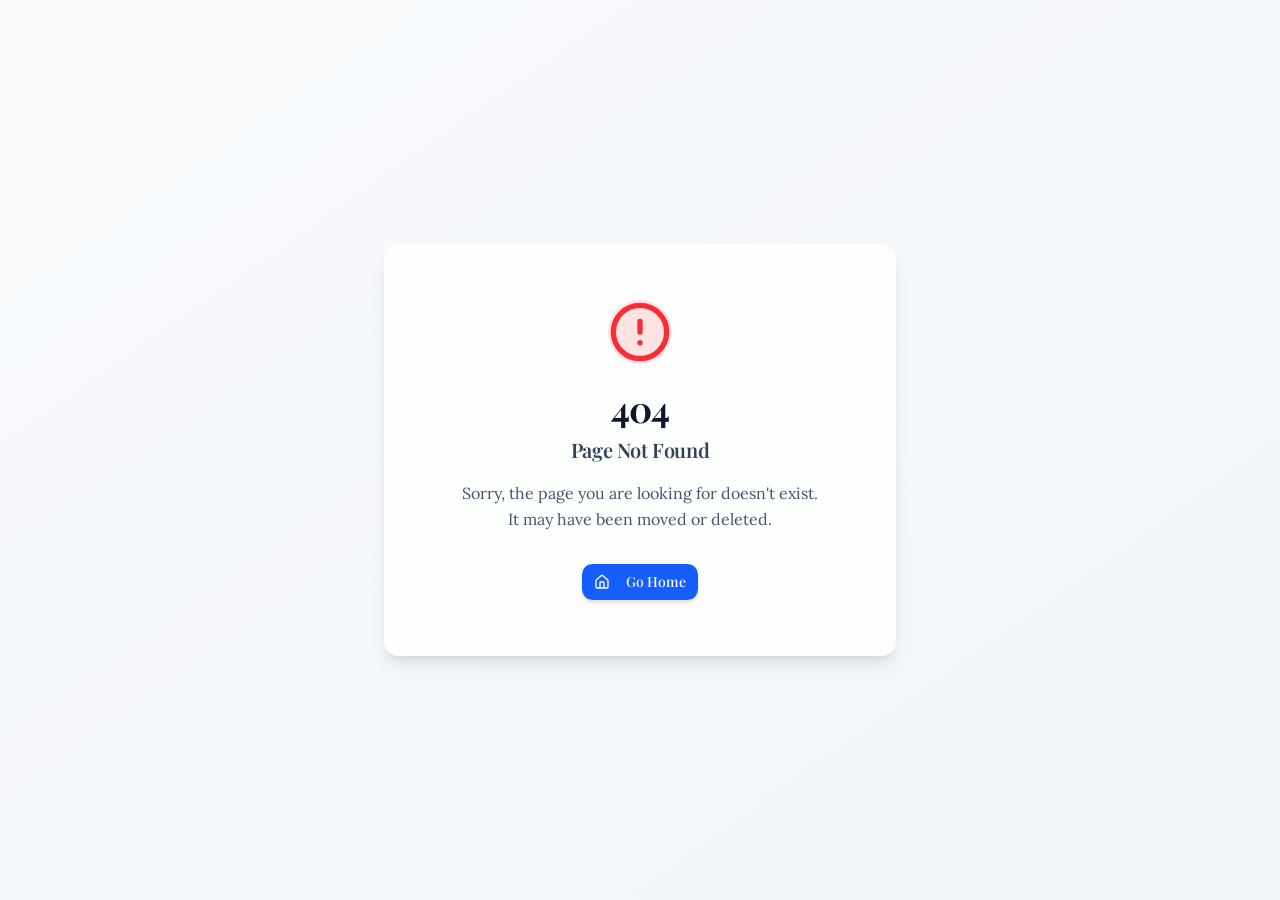
<file: index.html>
<!doctype html>
<html lang="en">

  <head>
    <meta charset="UTF-8" />
    <meta
      name="viewport"
      content="width=device-width, initial-scale=1.0" />
    <title>Show Me The Money — DREAMS Score Business Intelligence: Find Hidden Tax Credits, Payroll Savings &amp; Business Value | Dreams Business Resources</title>
    <meta name="description" content="Discover hidden tax credits, payroll savings, group health overpayments, energy savings and growth opportunities hiding in your business. Run the free EBITDA business value calculator and get your complimentary 15-minute DREAMS Score — no cost, no obligation." />
    <meta name="keywords" content="DREAMS Score, hidden tax credits, R&D tax credit, FICA tip credit, payroll tax savings, group health savings, expense reduction, EBITDA business value calculator, business intelligence report, small business savings, Dreams Business Resources" />
    <meta name="author" content="Dreams Business Resources" />
    <meta name="robots" content="index, follow, max-image-preview:large, max-snippet:-1" />
    <link rel="canonical" href="https://showmethemoney.pro/" />
    <!-- Open Graph -->
    <meta property="og:type" content="website" />
    <meta property="og:url" content="https://showmethemoney.pro/" />
    <meta property="og:site_name" content="Show Me The Money" />
    <meta property="og:title" content="Show Me The Money — Find the Money Hiding in Your Business" />
    <meta property="og:description" content="Hidden tax credits, payroll savings, benefits overpayments, energy savings and growth opportunities — the DREAMS Score uncovers it all. Run your own numbers with the free EBITDA business value calculator." />
    <meta property="og:image" content="https://showmethemoney.pro/og-image.png" />
    <meta property="og:image:width" content="1200" />
    <meta property="og:image:height" content="630" />
    <meta property="og:image:alt" content="Show Me The Money — The DREAMS Score Business Intelligence" />
    <meta property="og:locale" content="en_US" />
    <!-- Twitter Card -->
    <meta name="twitter:card" content="summary_large_image" />
    <meta name="twitter:title" content="Show Me The Money — Find the Money Hiding in Your Business" />
    <meta name="twitter:description" content="Hidden tax credits, payroll savings, benefits overpayments and growth opportunities — the DREAMS Score uncovers it all. Free EBITDA business value calculator." />
    <meta name="twitter:image" content="https://showmethemoney.pro/og-image.png" />
    <!-- Structured Data -->
    <script type="application/ld+json">
    {
      "@context": "https://schema.org",
      "@graph": [
        {
          "@type": "Organization",
          "@id": "https://showmethemoney.pro/#organization",
          "name": "Dreams Business Resources",
          "url": "https://showmethemoney.pro/",
          "logo": "https://d2xsxph8kpxj0f.cloudfront.net/310519663540400260/dD7zdaCutWMPQTZf5zkbiu/smtm_logo-2zfprc5yEQzXvhvsCP9eLq.png",
          "description": "Dreams Business Resources builds effective virtual distribution teams in the financial services and B2B marketplace, helping business owners uncover hidden tax credits, payroll savings, expense reductions, funding and growth opportunities.",
          "slogan": "One Relationship. Multiple Revenue Streams. Infinite Possibilities."
        },
        {
          "@type": "WebSite",
          "@id": "https://showmethemoney.pro/#website",
          "url": "https://showmethemoney.pro/",
          "name": "Show Me The Money",
          "description": "The DREAMS Score business intelligence report: discover hidden tax credits, payroll savings, group health overpayments, energy savings and growth opportunities hiding in your business.",
          "publisher": { "@id": "https://showmethemoney.pro/#organization" },
          "inLanguage": "en-US"
        },
        {
          "@type": "WebApplication",
          "@id": "https://showmethemoney.pro/#calculator",
          "name": "EBITDA Business Value Calculator",
          "url": "https://showmethemoney.pro/",
          "applicationCategory": "FinanceApplication",
          "operatingSystem": "Any (web browser)",
          "offers": { "@type": "Offer", "price": "0", "priceCurrency": "USD" },
          "description": "A free interactive calculator that shows how annual recurring savings — hidden tax credits, FICA tip payroll savings, group health savings, technology and energy savings — permanently raise EBITDA and multiply business value at industry-typical EBITDA multiples.",
          "publisher": { "@id": "https://showmethemoney.pro/#organization" }
        },
        {
          "@type": "FAQPage",
          "@id": "https://showmethemoney.pro/#faq",
          "mainEntity": [
            {
              "@type": "Question",
              "name": "What is the DREAMS Score?",
              "acceptedAnswer": {
                "@type": "Answer",
                "text": "The DREAMS Score is a complimentary AI-powered business intelligence report from Dreams Business Resources that examines six areas of a business: Debt & Corporate Funding, Retirement & 401(k), Expense Reduction, Asset Optimization, Money & Tax Credits, and Security & Protection. It uncovers missed tax credits, benefits and expense overpayments, margin improvements, employee retention strategies, and ways to increase business value — in a 15-minute review at no cost and no obligation."
              }
            },
            {
              "@type": "Question",
              "name": "What hidden savings can the DREAMS Score find in my business?",
              "acceptedAnswer": {
                "@type": "Answer",
                "text": "Typical findings include unclaimed R&D tax credits (federal and state), FICA tip tax credits worth $10K–$50K+ per year for tipped businesses, group health savings that lower employer cost while increasing employee take-home pay, technology and telecom savings, energy and utility savings of up to 40%, revenue-based business funding, and tax-advantaged retirement and legacy strategies."
              }
            },
            {
              "@type": "Question",
              "name": "How does the EBITDA business value calculator work?",
              "acceptedAnswer": {
                "@type": "Answer",
                "text": "Every dollar of recurring savings permanently raises EBITDA, and a business is valued at a multiple of EBITDA. You select your industry (each has a typical EBITDA multiple, e.g., Professional Services 3.5x, Healthcare 5.0x, Technology & SaaS 6.5x), then adjust sliders for hidden tax credits, payroll tax savings, group health savings, technology savings, energy savings and other recurring savings. The calculator shows your total annual and monthly recurring savings and the resulting increase in business value. For example, $368,700 in annual recurring savings at a 4.5x multiple adds about $1,659,150 in enterprise value."
              }
            },
            {
              "@type": "Question",
              "name": "How do I get my complimentary DREAMS Score?",
              "acceptedAnswer": {
                "@type": "Answer",
                "text": "Schedule a complimentary 15-minute DREAMS Score review through the site, or get back with the person who referred you to showmethemoney.pro. There is no cost and no obligation."
              }
            }
          ]
        }
      ]
    }
    </script>
    <link rel="icon" type="image/png" href="https://d2xsxph8kpxj0f.cloudfront.net/310519663540400260/dD7zdaCutWMPQTZf5zkbiu/smtm_logo-2zfprc5yEQzXvhvsCP9eLq.png" />
    <link rel="preconnect" href="https://fonts.googleapis.com" />
    <link rel="preconnect" href="https://fonts.gstatic.com" crossorigin />
    <link href="https://fonts.googleapis.com/css2?family=Cormorant+Garamond:ital,wght@0,400;0,500;0,600;0,700;1,400;1,600&family=Jost:wght@300;400;500;600;700&family=Playfair+Display:wght@400;600;700;800;900&family=Lora:ital,wght@0,400;0,500;0,600;1,400&display=swap" rel="stylesheet" />
    <script src="https://fast.wistia.com/player.js" async></script>
  </head>

  <body>
    <div id="root"><!-- Static pre-rendered content for search engines and AI crawlers; replaced by the React app on load -->
      <header>
        <p><strong>SHOW ME THE MONEY</strong> — The DREAMS Score · Business Intelligence</p>
        <p><em>What if the money you need is already inside your business?</em> One relationship. Multiple revenue streams. Infinite possibilities.</p>
      </header>
      <main>
        <section>
          <p>For business owners who are done overpaying</p>
          <h1>You've Built the Revenue. Now Let's Find the Money You're Missing.</h1>
          <p>Most owners are quietly losing six figures a year to missed tax credits, overpriced benefits, bloated expenses, and untapped growth. The DREAMS Score uncovers it all — so you stop overpaying, widen your margins, retain your best people, and increase the real value of your business.</p>
          <p>Watch the short video overview first, then run your own numbers in the EBITDA business value calculator below.</p>
        </section>
        <section>
          <blockquote>"Numbers have a way of taking a man by the hand and leading him down the path of reason." — Pythagoras</blockquote>
          <blockquote>"The numbers are not there to judge you. They are there to guide you." — The Owner's Compass</blockquote>
          <blockquote>"Every dollar leaking from your business is a silent employee working for someone else." — Profit Leak Principle</blockquote>
        </section>
        <section>
          <h2>What Can the DREAMS Score Find In Your Business?</h2>
          <p>The DREAMS Score is your AI-powered business intelligence command center. It examines six areas of your business:</p>
          <ul>
            <li><strong>D — Debt &amp; Corporate Funding:</strong> Access growth capital and restructure costly debt.</li>
            <li><strong>R — Retirement &amp; 401(k):</strong> Optimize plans and protect tax-advantaged growth.</li>
            <li><strong>E — Expense Reduction:</strong> Stop overpaying on benefits, energy and services.</li>
            <li><strong>A — Asset Optimization:</strong> Turn marketing and AI into measurable ROI.</li>
            <li><strong>M — Money &amp; Tax Credits:</strong> Recover hidden R&amp;D, FICA and payroll credits.</li>
            <li><strong>S — Security &amp; Protection:</strong> Close protection gaps and secure key people.</li>
          </ul>
          <p>The result: missed and hidden tax credits recovered, an end to overpaying on benefits and expenses, higher profit margins, better employee retention, and increased business value.</p>
        </section>
        <section>
          <h2>EBITDA Business Value Calculator — See What Recurring Savings Are Really Worth</h2>
          <p>Every dollar of recurring savings doesn't just hit your bottom line once — it permanently raises your EBITDA, and your business is valued at a multiple of that. The interactive calculator lets you choose your industry and its typical EBITDA multiple — Professional Services (3.5x), Healthcare &amp; Medical Practices (5.0x), Manufacturing (4.5x), Construction &amp; Trades (3.0x), Restaurants &amp; Hospitality (2.5x), Retail (2.8x), Technology &amp; SaaS (6.5x), Transportation &amp; Logistics (3.5x), Real Estate Services (4.0x), Financial Services (5.5x), Auto &amp; Dealerships (3.2x), or Other/Diversified (4.0x) — then adjust the annual recurring savings we can typically uncover: hidden tax credits (R&amp;D and more), payroll tax savings (FICA tip credit), group health savings, technology and telecom savings, energy and utility savings, and additional recurring savings.</p>
          <h3>Worked Example</h3>
          <p>With $120,000 in hidden tax credits, $35,000 in payroll tax savings, $95,700 in group health savings, $28,000 in technology savings, $40,000 in energy savings and $50,000 in additional recurring savings, a business saves <strong>$368,700 per year</strong> ($30,725 per month). At a 4.5x EBITDA multiple, that recurring savings adds approximately <strong>$1,659,150 in increased business value</strong> — $369K in recurring savings × 4.5x EBITDA multiple = added enterprise value.</p>
        </section>
        <section>
          <h2>When You Strengthen a Small Business, You Change Real Lives.</h2>
          <p>One choice. Endless impact. Supporting small business strengthens families, employees, and entire communities.</p>
        </section>
        <section>
          <h2>The Toolbox Behind Your DREAMS Score — Real Strategies. Real Savings. Real Growth.</h2>
          <ul>
            <li><strong>R&amp;D Tax Credits</strong> (Money &amp; Tax Credits): Most businesses leave R&amp;D credits unclaimed. Recover federal and state dollars you already earned.</li>
            <li><strong>FICA Tip Tax Credit</strong> (Payroll Tax Savings): Tipped businesses can recover $10K–$50K+ per year in employer-paid FICA — current year plus prior years.</li>
            <li><strong>Trumark Health</strong> (Expense Reduction): Smarter benefits that lower employer cost while increasing employee take-home pay and retention.</li>
            <li><strong>Trumark Health — Employer Savings</strong> (Expense Reduction): Zero out-of-pocket, zero employer cost strategy with $600–$900 average annual tax savings per employee.</li>
            <li><strong>DREAMS Technology Solutions</strong> (Operational Efficiency): Cut telecom, cloud, and connectivity costs with vendor-neutral guidance and best-in-class suppliers.</li>
            <li><strong>DREAMS AI Accelerator</strong> (Asset Optimization): AI-powered marketing and content systems that turn your existing audience into measurable growth.</li>
            <li><strong>Bank Breezy Funding</strong> (Debt &amp; Corporate Funding): Revenue-based business funding when traditional banks say no — based on your revenue, not your credit score.</li>
            <li><strong>GOALL Program</strong> (Retirement &amp; Legacy): A tax-advantaged way to build protected, tax-free retirement income and lasting legacy.</li>
            <li><strong>DREAMS Energy Resources</strong> (Energy Savings): Lower utility, solar, and water costs by up to 40% and turn waste reduction into bottom-line profit.</li>
          </ul>
        </section>
        <section>
          <h2>Is Your Business Missing $50,000 – $500,000 in Untapped Savings, Tax Credits, and Overpayments?</h2>
          <p>The DREAMS Score identifies hidden savings, tax credits, and profit opportunities across six key areas of your business — in just 15 minutes. The short overview film explores the story behind your numbers and how a fresh perspective can reveal opportunities hiding in plain sight. The video plays only when you choose to start it. The $50,000 – $500,000 range is illustrative, not a guarantee; savings and tax-credit eligibility depend on each business's circumstances.</p>
          <h3>Three Stories. Three Ways to See More.</h3>
          <ul>
            <li><strong>Sandler Partners — Smarter Technology Decisions:</strong> A technology partner helps businesses navigate cloud, telecom, communications and security options.</li>
            <li><strong>Senator Chuck Grassley — The R&amp;D Credit Opportunity:</strong> A small-business perspective on the R&amp;D tax credit and its importance beyond big corporations.</li>
            <li><strong>Trumark Health — A Fresh Look at Employee Benefits:</strong> A supplemental health-plan approach designed to work alongside existing coverage.</li>
          </ul>
        </section>
        <section>
          <h2>Would You Be Opposed to a Complimentary 15-Minute DREAMS Score?</h2>
          <p>Discover hidden profit, tax savings, funding opportunities, and growth potential in one AI-powered report — built specifically for your business. No cost. No obligation. Schedule your complimentary DREAMS Score, or get back with the person who referred you.</p>
        </section>
      </main>
      <footer>
        <p>© 2026 Show Me The Money · Powered by Dreams Business Resources · One Relationship. Multiple Revenue Streams. Infinite Possibilities.</p>
      </footer>
    </div>
    <script type="module" crossorigin src="/assets/index-xgnCCBGr.js"></script>
    <link rel="stylesheet" crossorigin href="/assets/index-CY4mDBSq.css">
    <script
      defer
      src="https://manus-analytics.com/umami"
      data-website-id="a88bfdae-8ca1-4a1c-9863-5a449a617ed5"></script>
  </body>

</html>
</file>
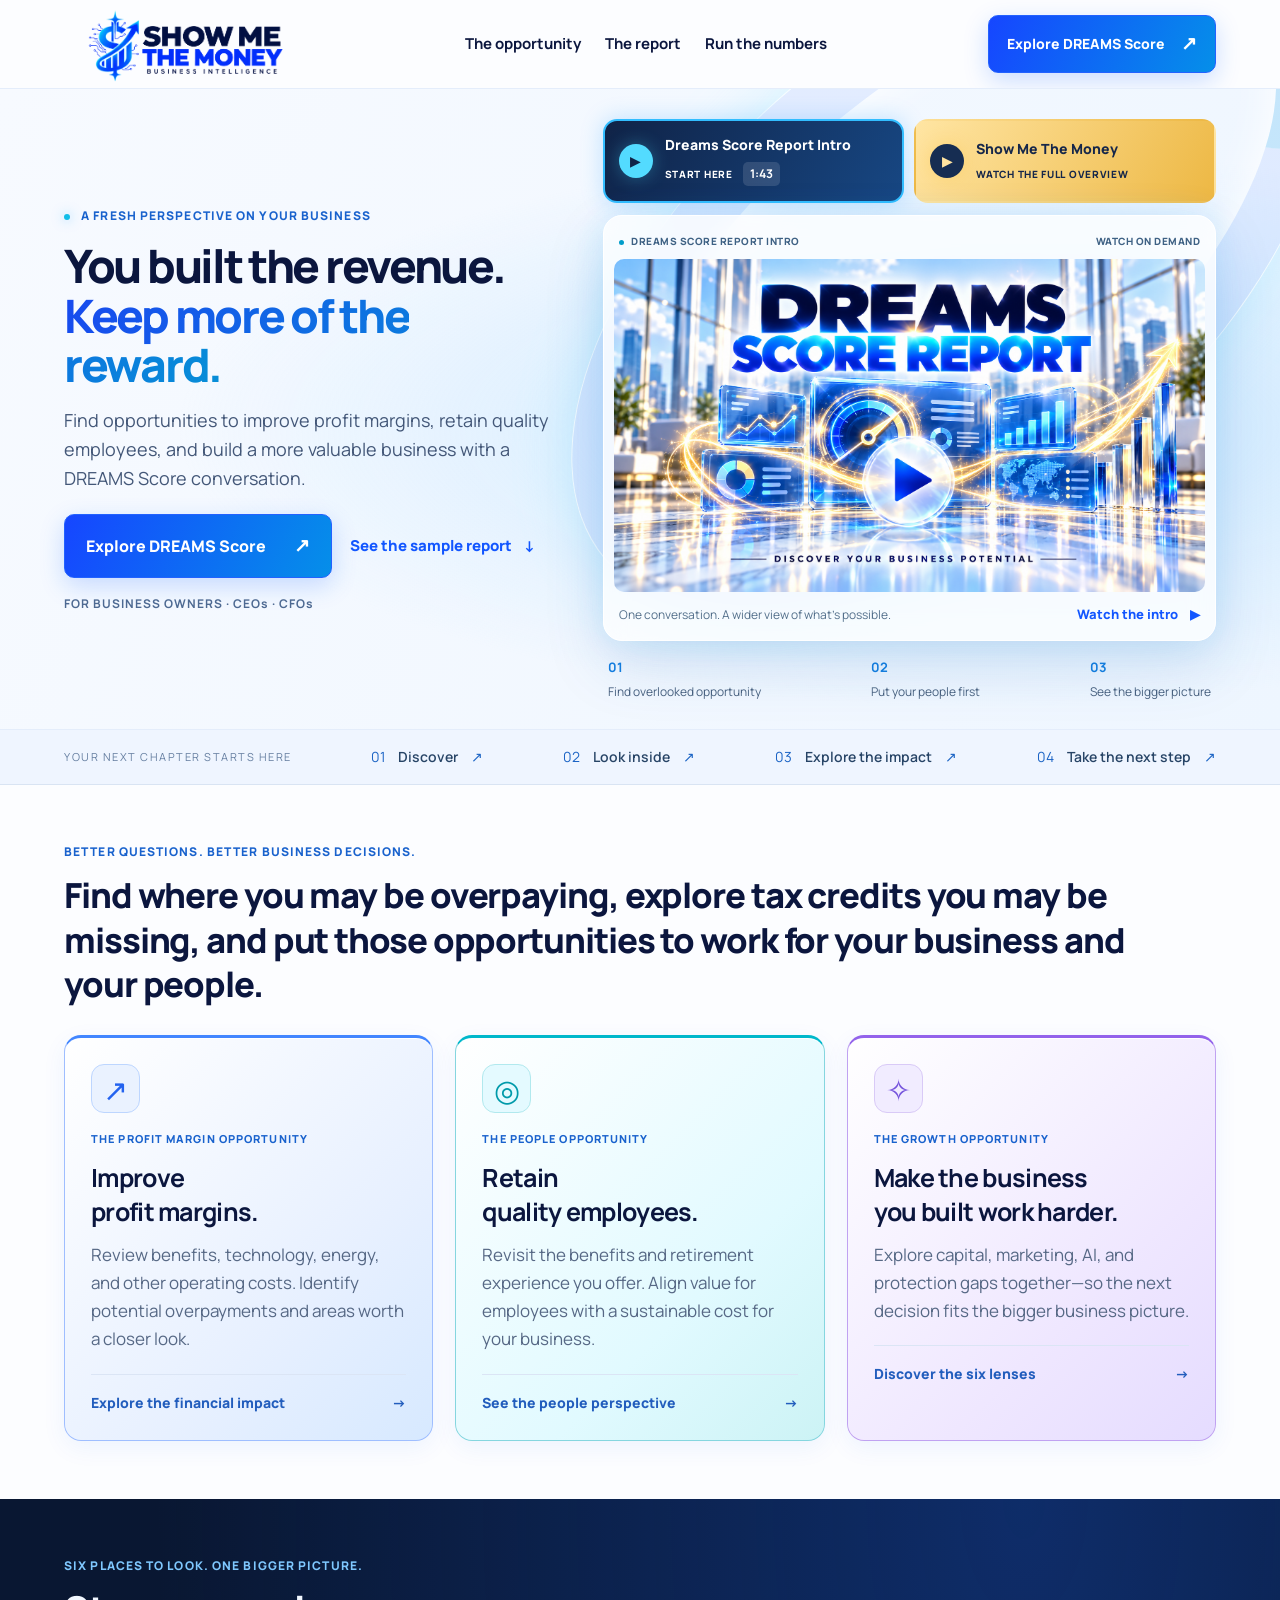
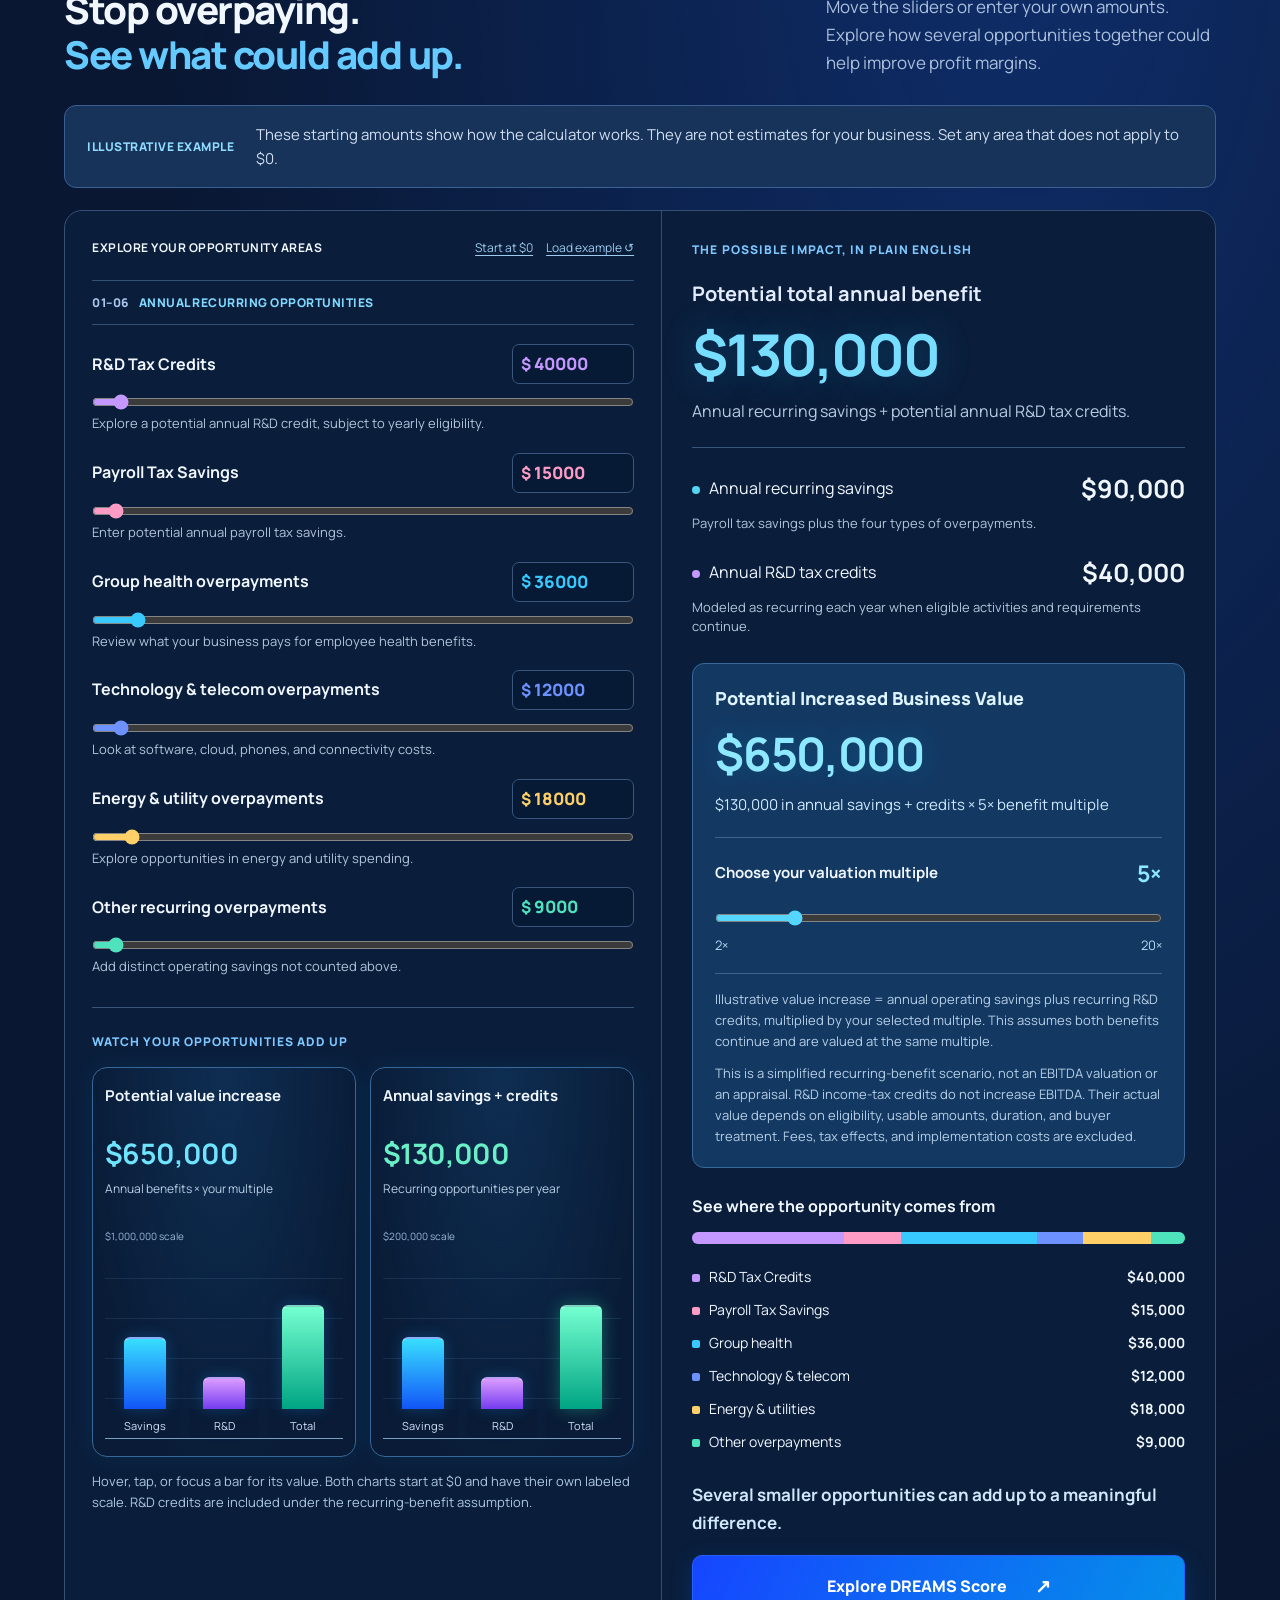
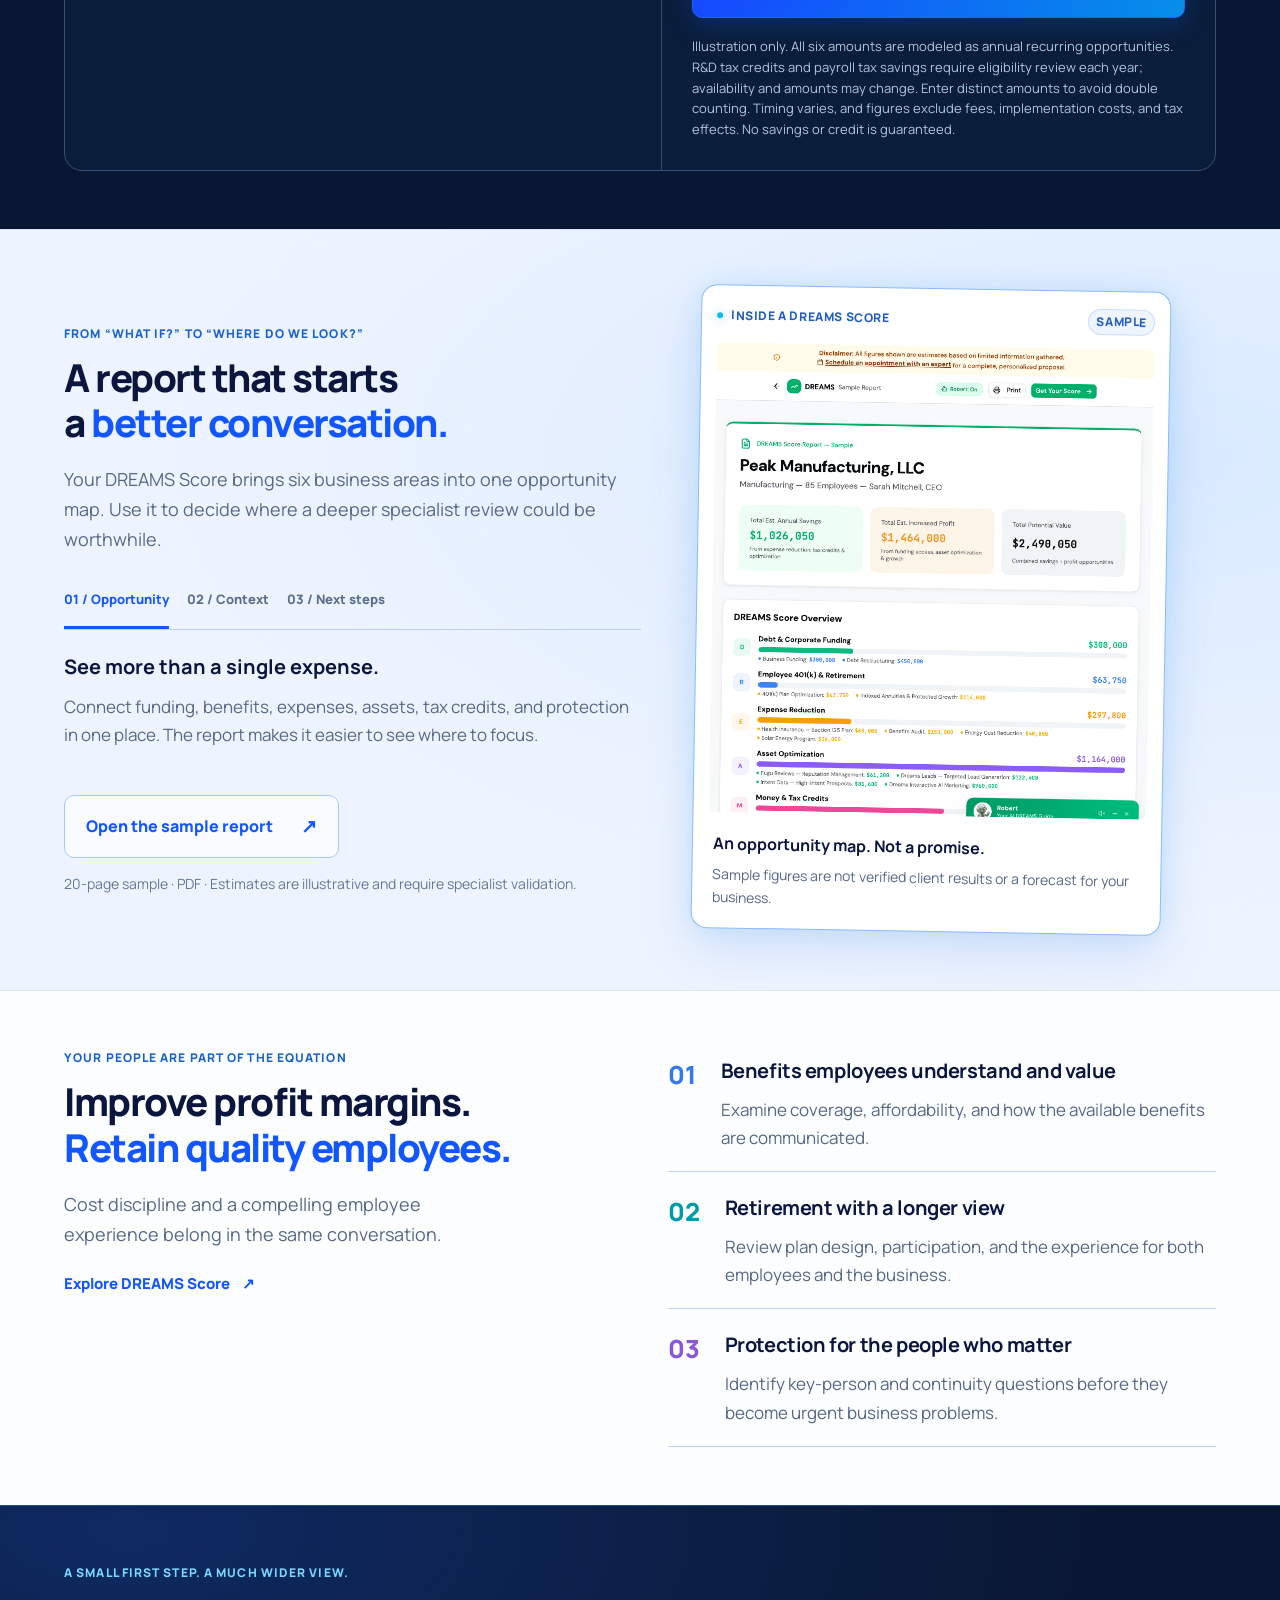
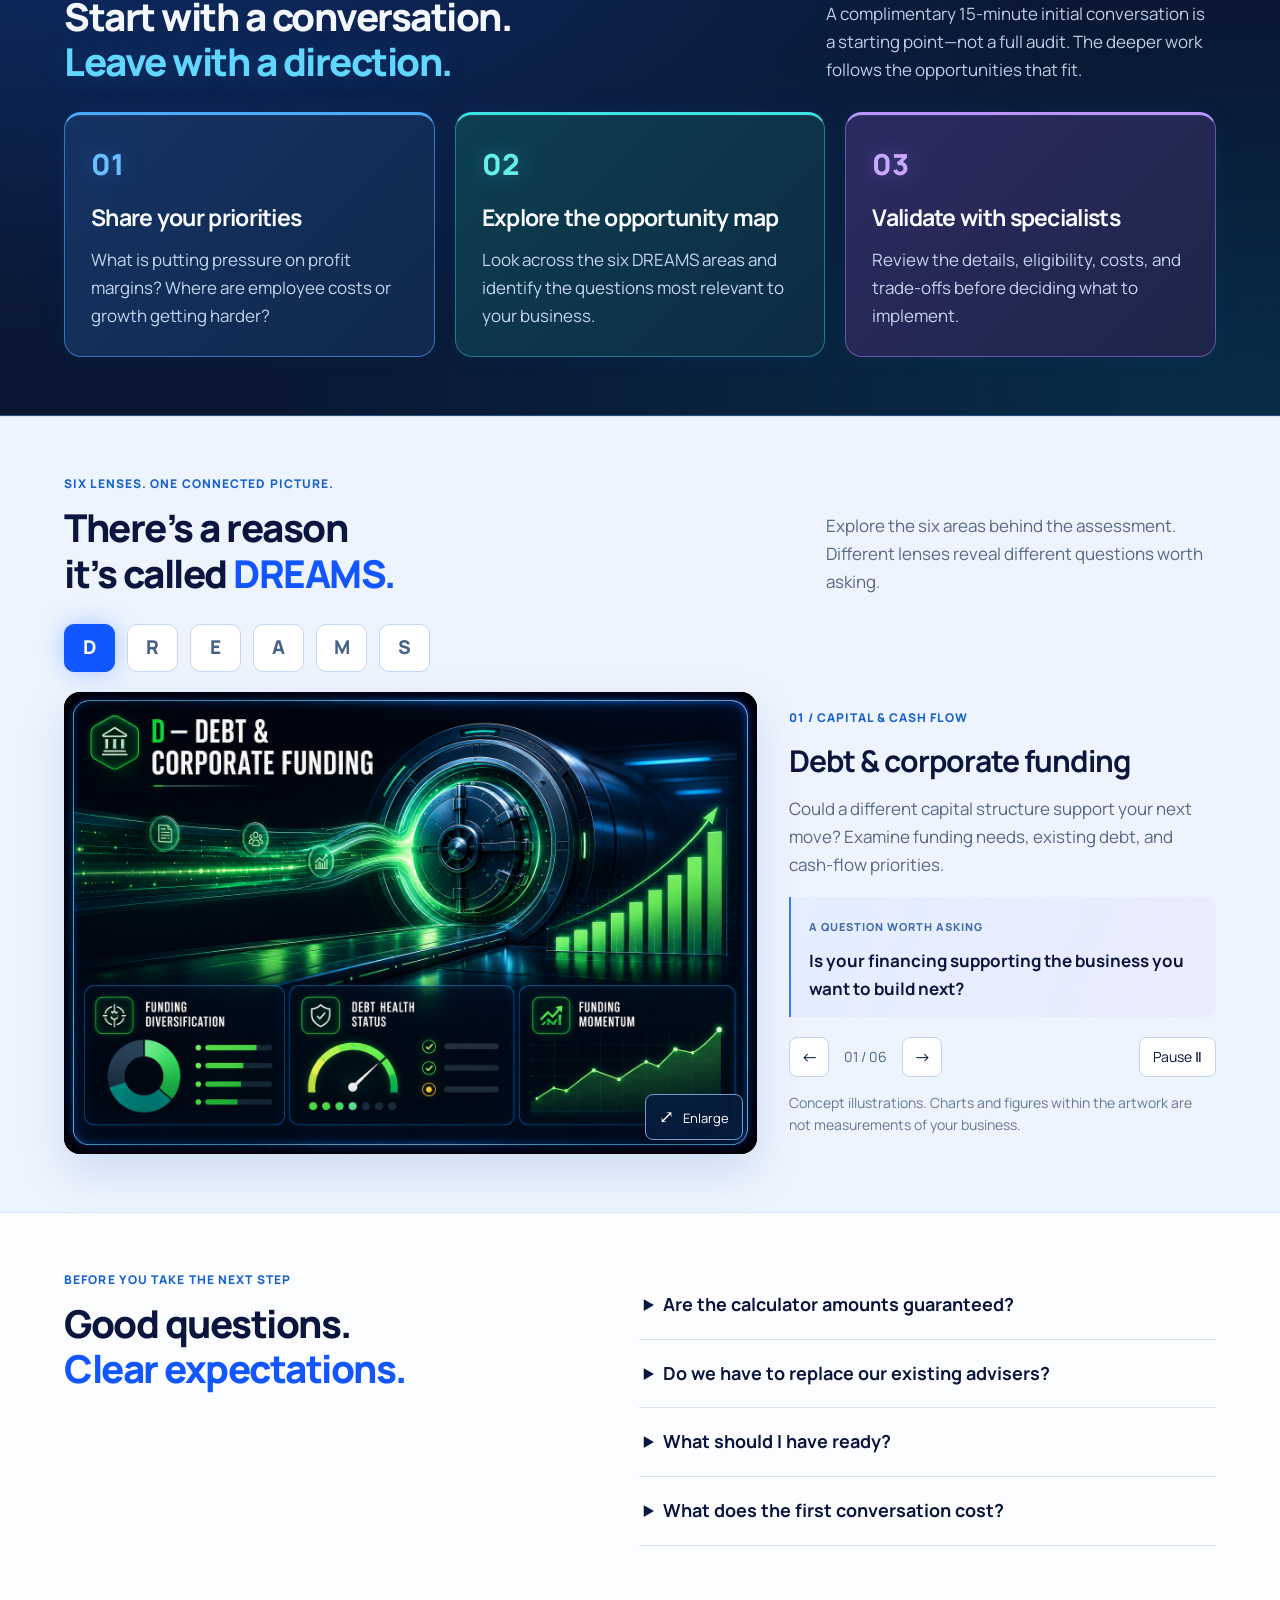
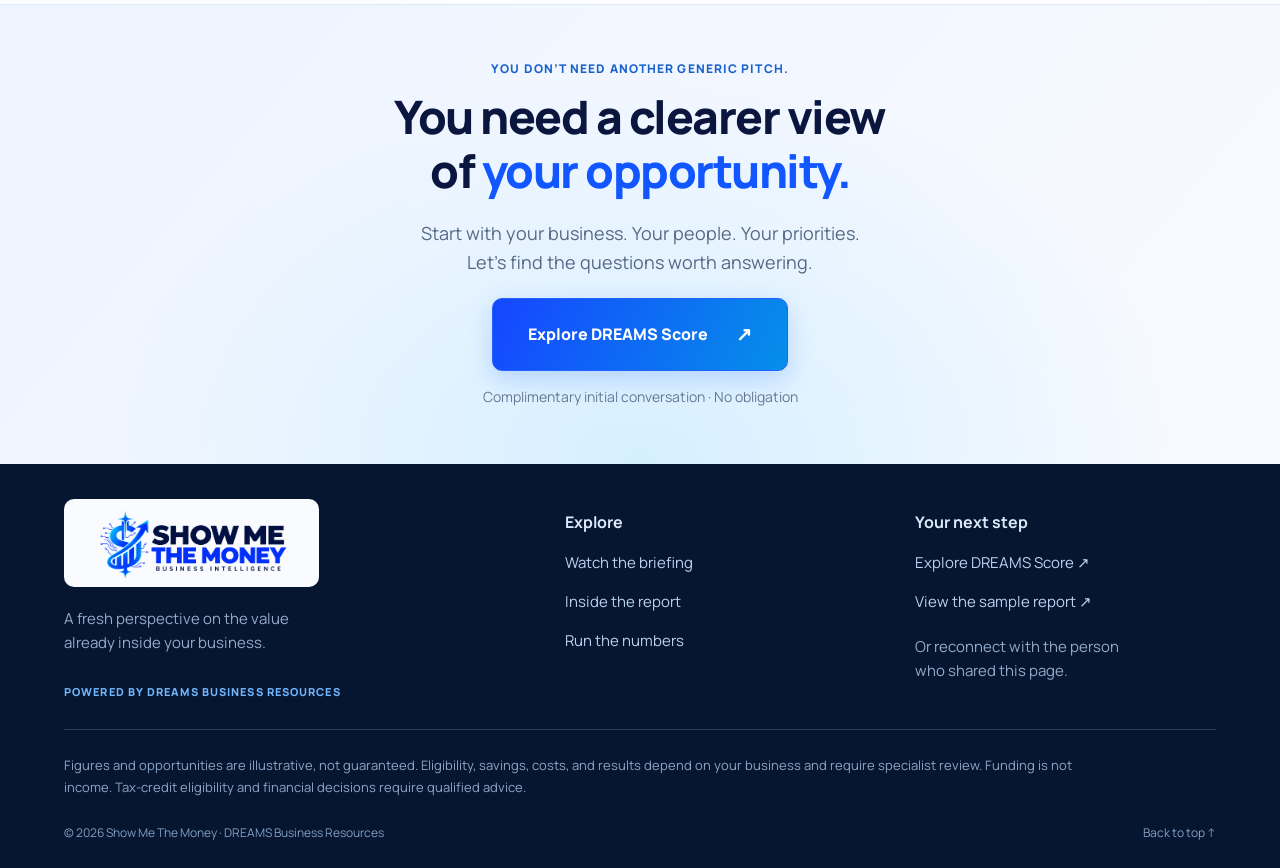
<file: dreams/index.html>
<!doctype html>
<html lang="en"><head><meta charset="utf-8"><meta name="viewport" content="width=device-width,initial-scale=1"><meta name="robots" content="index,follow"><link rel="canonical" href="https://showmethemoney.pro/dreams/"><meta property="og:title" content="Show Me The Money · DREAMS Score"><meta property="og:description" content="Explore opportunities to improve profit margins and retain quality employees."><meta property="og:url" content="https://showmethemoney.pro/dreams/"><meta property="og:image" content="https://showmethemoney.pro/dreams/assets/video-cover.png"><title>Show Me The Money · Discover Your DREAMS Score</title><meta name="description" content="Explore opportunities to improve profit margins and retain quality employees with a DREAMS Score conversation."><link rel="preconnect" href="https://fonts.googleapis.com"><link rel="preconnect" href="https://fonts.gstatic.com" crossorigin><link href="https://fonts.googleapis.com/css2?family=Manrope:wght@400;500;600;700;800&display=swap" rel="stylesheet"><link rel="stylesheet" href="style.css?v=player-speed-20261014"><script defer src="app.js?v=player-speed-20261014"></script><script defer src="/dreams/referral-links.js?v=20261019-rep-id"></script><link rel="icon" href="/dreams/favicon.ico?v=brand1" sizes="16x16 32x32 48x48"><link rel="icon" type="image/png" sizes="32x32" href="/dreams/favicon-32.png?v=brand1"><link rel="icon" type="image/svg+xml" sizes="any" href="/dreams/favicon.svg?v=brand1"><link rel="apple-touch-icon" sizes="180x180" href="/dreams/apple-touch-icon.png?v=brand1"><script async src="https://fast.wistia.com/player.js"></script><script async type="module" src="https://fast.wistia.com/embed/xy4ob0ihb2.js"></script></head>
<body id="top"><a class="skip" href="#main">Skip to content</a><header class="header wrap"><a class="brand" href="#top" aria-label="Show Me The Money home"><img src="assets/show-money-logo-blue.png" alt="Show Me The Money"></a><nav aria-label="Main navigation"><a href="#opportunities">The opportunity</a><a href="#report">The report</a><a href="#value">Run the numbers</a></nav><a class="button small" href="https://dreamsscores.com/?refid=AA0233">Explore DREAMS Score <span>↗</span></a></header>
<main id="main"><section class="hero"><div class="hero-orbit" aria-hidden="true"></div><div class="wrap hero-grid"><div class="hero-copy"><p class="eyebrow"><span class="status-dot"></span> A FRESH PERSPECTIVE ON YOUR BUSINESS</p><h1>You built the revenue.<br><em>Keep more of the reward.</em></h1><p class="intro">Find opportunities to improve profit margins, retain quality employees, and build a more valuable business with a DREAMS Score conversation.</p><div class="hero-actions"><a class="button" href="https://dreamsscores.com/?refid=AA0233">Explore DREAMS Score <span>↗</span></a><a class="text-link" href="#report">See the sample report <span>↓</span></a></div><p class="micro">FOR BUSINESS OWNERS · CEOs · CFOs</p></div><div class="hero-media" id="film"><div class="video-selector" role="group" aria-label="Choose a video"><button type="button" class="video-option intro-option" data-video="intro" aria-pressed="true" aria-controls="video-frame"><span class="video-option-play" aria-hidden="true">▶</span><span><strong>Dreams Score Report Intro</strong><small>START HERE <b>1:43</b></small></span></button><button type="button" class="video-option overview-option" data-video="overview" aria-pressed="false" aria-controls="video-frame"><span class="video-option-play" aria-hidden="true">▶</span><span><strong>Show Me The Money</strong><small>WATCH THE FULL OVERVIEW</small></span></button></div><div class="video-shell"><div class="video-topline"><span><i></i> <span id="video-heading">DREAMS SCORE REPORT INTRO</span></span><span>WATCH ON DEMAND</span></div><div id="video-frame"><button id="play-video" class="video-cover" type="button" aria-label="Play Dreams Score Report Intro"><img src="assets/dreams-score-intro-cover.png" alt="Dreams Score Report — futuristic business dashboard with a play arrow" fetchpriority="high" width="1672" height="941"></button></div><div class="video-caption"><span>One conversation. A wider view of what’s possible.</span><button class="text-link" id="watch-video" type="button">Watch the intro <span>▶</span></button></div></div><div class="hero-bottom"><span><b>01</b> Find overlooked opportunity</span><span><b>02</b> Put your people first</span><span><b>03</b> See the bigger picture</span></div></div></div></section>
<div class="chapter-bar"><div class="wrap"><span>YOUR NEXT CHAPTER STARTS HERE</span><a href="#opportunities">01 <b>Discover</b> ↗</a><a href="#report">02 <b>Look inside</b> ↗</a><a href="#value">03 <b>Explore the impact</b> ↗</a><a href="#next">04 <b>Take the next step</b> ↗</a></div></div>
<section class="section wrap" id="opportunities"><div class="section-head"><div><p class="eyebrow">BETTER QUESTIONS. BETTER BUSINESS DECISIONS.</p><h2 class="opportunity-heading">Find where you may be overpaying, explore tax credits you may be missing, and put those opportunities to work for your business and your people.</h2></div></div><div class="outcome-grid"><article class="glow-card"><span class="line-icon">↗</span><p class="eyebrow">THE PROFIT MARGIN OPPORTUNITY</p><h3>Improve<br>profit margins.</h3><p>Review benefits, technology, energy, and other operating costs. Identify potential overpayments and areas worth a closer look.</p><a href="#value">Explore the financial impact <span>→</span></a></article><article class="glow-card cyan"><span class="line-icon">◎</span><p class="eyebrow">THE PEOPLE OPPORTUNITY</p><h3>Retain<br>quality employees.</h3><p>Revisit the benefits and retirement experience you offer. Align value for employees with a sustainable cost for your business.</p><a href="#people">See the people perspective <span>→</span></a></article><article class="glow-card violet"><span class="line-icon">✧</span><p class="eyebrow">THE GROWTH OPPORTUNITY</p><h3>Make the business<br>you built work harder.</h3><p>Explore capital, marketing, AI, and protection gaps together—so the next decision fits the bigger business picture.</p><a href="#dreams">Discover the six lenses <span>→</span></a></article></div></section>
<section class="value-section" id="value"><div class="wrap section"><div class="section-head"><div><p class="eyebrow">SIX PLACES TO LOOK. ONE BIGGER PICTURE.</p><h2>Stop overpaying.<br><em>See what could add up.</em></h2></div><p>Move the sliders or enter your own amounts. Explore how several opportunities together could help improve profit margins.</p></div><div class="scenario-banner"><span>ILLUSTRATIVE EXAMPLE</span><p>These starting amounts show how the calculator works. They are not estimates for your business. Set any area that does not apply to $0.</p></div><div class="opportunity-calculator"><div class="opportunity-inputs"><div class="calc-title"><b>EXPLORE YOUR OPPORTUNITY AREAS</b><div><button id="clear" type="button">Start at $0</button><button id="reset" type="button">Load example ↺</button></div></div><div class="opportunity-group"><span>01–06</span> ANNUAL RECURRING OPPORTUNITIES</div><div class="opportunity-control" style="--area-color:#c498ff"><div class="opportunity-label"><label for="rd">R&amp;D Tax Credits</label><div class="amount-entry"><span aria-hidden="true">$</span><input id="rd-amount" aria-label="R&amp;D Tax Credits, dollars" type="number" min="0" max="1000000" step="1" value="40000" inputmode="numeric"></div></div><input id="rd" type="range" min="0" max="1000000" step="1" value="40000" aria-describedby="rd-help"><p id="rd-help">Explore a potential annual R&amp;D credit, subject to yearly eligibility.</p></div><div class="opportunity-control" style="--area-color:#ff9cc5"><div class="opportunity-label"><label for="payroll">Payroll Tax Savings</label><div class="amount-entry"><span aria-hidden="true">$</span><input id="payroll-amount" aria-label="Payroll Tax Savings, dollars" type="number" min="0" max="500000" step="1" value="15000" inputmode="numeric"></div></div><input id="payroll" type="range" min="0" max="500000" step="1" value="15000" aria-describedby="payroll-help"><p id="payroll-help">Enter potential annual payroll tax savings.</p></div><div class="opportunity-control" style="--area-color:#38c9ff"><div class="opportunity-label"><label for="health">Group health overpayments</label><div class="amount-entry"><span aria-hidden="true">$</span><input id="health-amount" aria-label="Group health overpayments, dollars" type="number" min="0" max="500000" step="1" value="36000" inputmode="numeric"></div></div><input id="health" type="range" min="0" max="500000" step="1" value="36000" aria-describedby="health-help"><p id="health-help">Review what your business pays for employee health benefits.</p></div><div class="opportunity-control" style="--area-color:#6d92ff"><div class="opportunity-label"><label for="technology">Technology & telecom overpayments</label><div class="amount-entry"><span aria-hidden="true">$</span><input id="technology-amount" aria-label="Technology & telecom overpayments, dollars" type="number" min="0" max="300000" step="1" value="12000" inputmode="numeric"></div></div><input id="technology" type="range" min="0" max="300000" step="1" value="12000" aria-describedby="technology-help"><p id="technology-help">Look at software, cloud, phones, and connectivity costs.</p></div><div class="opportunity-control" style="--area-color:#ffcf68"><div class="opportunity-label"><label for="energy">Energy & utility overpayments</label><div class="amount-entry"><span aria-hidden="true">$</span><input id="energy-amount" aria-label="Energy & utility overpayments, dollars" type="number" min="0" max="300000" step="1" value="18000" inputmode="numeric"></div></div><input id="energy" type="range" min="0" max="300000" step="1" value="18000" aria-describedby="energy-help"><p id="energy-help">Explore opportunities in energy and utility spending.</p></div><div class="opportunity-control" style="--area-color:#4ee3bd"><div class="opportunity-label"><label for="other">Other recurring overpayments</label><div class="amount-entry"><span aria-hidden="true">$</span><input id="other-amount" aria-label="Other recurring overpayments, dollars" type="number" min="0" max="300000" step="1" value="9000" inputmode="numeric"></div></div><input id="other" type="range" min="0" max="300000" step="1" value="9000" aria-describedby="other-help"><p id="other-help">Add distinct operating savings not counted above.</p></div><div class="impact-dashboard"><p class="eyebrow">WATCH YOUR OPPORTUNITIES ADD UP</p><div class="impact-charts"><section class="impact-chart" aria-labelledby="valuation-chart-title"><h3 id="valuation-chart-title">Potential value increase</h3><strong id="valuation-chart-total"></strong><p>Annual benefits × your multiple</p><div class="chart-axis"><span id="valuation-ceiling"></span><span>$0 baseline</span></div><div class="chart-plot"><div class="chart-column"><div class="chart-track"><button type="button" class="chart-bar chart-color-0" id="valuation-bar-0" aria-label="Savings"><span class="chart-tooltip" id="valuation-tip-0"></span></button></div><span>Savings</span></div><div class="chart-column"><div class="chart-track"><button type="button" class="chart-bar chart-color-1" id="valuation-bar-1" aria-label="R&D"><span class="chart-tooltip" id="valuation-tip-1"></span></button></div><span>R&D</span></div><div class="chart-column"><div class="chart-track"><button type="button" class="chart-bar chart-color-2" id="valuation-bar-2" aria-label="Total"><span class="chart-tooltip" id="valuation-tip-2"></span></button></div><span>Total</span></div></div></section><section class="impact-chart" aria-labelledby="benefits-chart-title"><h3 id="benefits-chart-title">Annual savings + credits</h3><strong id="benefits-chart-total"></strong><p>Recurring opportunities per year</p><div class="chart-axis"><span id="benefits-ceiling"></span><span>$0 baseline</span></div><div class="chart-plot"><div class="chart-column"><div class="chart-track"><button type="button" class="chart-bar chart-color-0" id="benefits-bar-0" aria-label="Savings"><span class="chart-tooltip" id="benefits-tip-0"></span></button></div><span>Savings</span></div><div class="chart-column"><div class="chart-track"><button type="button" class="chart-bar chart-color-1" id="benefits-bar-1" aria-label="R&D"><span class="chart-tooltip" id="benefits-tip-1"></span></button></div><span>R&D</span></div><div class="chart-column"><div class="chart-track"><button type="button" class="chart-bar chart-color-2" id="benefits-bar-2" aria-label="Total"><span class="chart-tooltip" id="benefits-tip-2"></span></button></div><span>Total</span></div></div></section></div><p class="chart-caption">Hover, tap, or focus a bar for its value. Both charts start at $0 and have their own labeled scale. R&D credits are included under the recurring-benefit assumption.</p></div></div><div class="opportunity-results"><p class="eyebrow">THE POSSIBLE IMPACT, IN PLAIN ENGLISH</p><div class="first-year-result"><span>Potential total annual benefit</span><strong id="first-year-out">$130,000</strong><p>Annual recurring savings + potential annual R&amp;D tax credits.</p></div><div class="savings-summary"><div><span><i class="savings-dot"></i> Annual recurring savings</span><strong id="annual-out">$90,000</strong></div><p>Payroll tax savings plus the four types of overpayments.</p><div><span><i class="credits-dot"></i> Annual R&amp;D tax credits</span><strong id="credits-out">$40,000</strong></div><p>Modeled as recurring each year when eligible activities and requirements continue.</p></div><div class="monthly-result business-value-result"><span>Potential Increased Business Value</span><strong id="business-value-out">$650,000</strong><p id="business-value-formula">$130,000 in annual savings + credits × 5× benefit multiple</p><div class="multiple-control"><label for="earnings-multiple">Choose your valuation multiple <output id="earnings-multiple-out" for="earnings-multiple">5×</output></label><input id="earnings-multiple" type="range" min="2" max="20" step="0.5" value="5" aria-describedby="multiple-help"><div class="range-ends"><span>2×</span><span>20×</span></div></div><p id="multiple-help">Illustrative value increase = annual operating savings plus recurring R&D credits, multiplied by your selected multiple. This assumes both benefits continue and are valued at the same multiple.</p><p class="valuation-note">This is a simplified recurring-benefit scenario, not an EBITDA valuation or an appraisal. R&D income-tax credits do not increase EBITDA. Their actual value depends on eligibility, usable amounts, duration, and buyer treatment. Fees, tax effects, and implementation costs are excluded.</p></div><div class="breakdown"><h3>See where the opportunity comes from</h3><div id="breakdown-bar" class="breakdown-bar" aria-hidden="true"></div><div id="breakdown-list"></div></div><p class="result-takeaway">Several smaller opportunities can add up to a meaningful difference.</p><a class="button" href="https://dreamsscores.com/?refid=AA0233">Explore DREAMS Score <span>↗</span></a><p class="calc-note">Illustration only. All six amounts are modeled as annual recurring opportunities. R&amp;D tax credits and payroll tax savings require eligibility review each year; availability and amounts may change. Enter distinct amounts to avoid double counting. Timing varies, and figures exclude fees, implementation costs, and tax effects. No savings or credit is guaranteed.</p><p class="sr-only" id="calc-status" role="status" aria-live="polite"></p></div></div></div></section>
<section class="report-section" id="report"><div class="wrap section report-grid"><div class="report-copy"><p class="eyebrow">FROM “WHAT IF?” TO “WHERE DO WE LOOK?”</p><h2>A report that starts<br>a <em>better conversation.</em></h2><p class="lead">Your DREAMS Score brings six business areas into one opportunity map. Use it to decide where a deeper specialist review could be worthwhile.</p><div class="report-tabs" role="tablist" aria-label="What the report gives you"><button id="tab-map" role="tab" aria-controls="report-panel" aria-selected="true" data-report="0">01 / Opportunity</button><button id="tab-context" role="tab" aria-controls="report-panel" aria-selected="false" tabindex="-1" data-report="1">02 / Context</button><button id="tab-action" role="tab" aria-controls="report-panel" aria-selected="false" tabindex="-1" data-report="2">03 / Next steps</button></div><div id="report-panel" role="tabpanel" aria-labelledby="tab-map" tabindex="0"><h3>See more than a single expense.</h3><p>Connect funding, benefits, expenses, assets, tax credits, and protection in one place. The report makes it easier to see where to focus.</p></div><a class="button outline" href="assets/dreams-score-sample.pdf" target="_blank" rel="noopener">Open the sample report <span>↗</span></a><p class="fine">20-page sample · PDF · Estimates are illustrative and require specialist validation.</p></div><div class="report-display"><div class="report-label"><span class="status-dot"></span> INSIDE A DREAMS SCORE <span>SAMPLE</span></div><a href="assets/dreams-score-sample.pdf" target="_blank" rel="noopener" aria-label="Open the full sample DREAMS Score report"><img src="assets/report-preview.png" alt="Sample DREAMS Score for Peak Manufacturing, with estimated opportunities across six areas" width="773" height="1000" loading="lazy"></a><div class="report-caption"><b>An opportunity map. Not a promise.</b><span>Sample figures are not verified client results or a forecast for your business.</span></div></div></div></section>
<section class="section wrap people-section" id="people"><div class="people-intro"><p class="eyebrow">YOUR PEOPLE ARE PART OF THE EQUATION</p><h2>Improve profit margins.<br><em>Retain quality employees.</em></h2><p>Cost discipline and a compelling employee experience belong in the same conversation.</p><a class="text-link" href="https://dreamsscores.com/?refid=AA0233">Explore DREAMS Score <span>↗</span></a></div><div class="people-list"><article><span>01</span><div><h3>Benefits employees understand and value</h3><p>Examine coverage, affordability, and how the available benefits are communicated.</p></div></article><article><span>02</span><div><h3>Retirement with a longer view</h3><p>Review plan design, participation, and the experience for both employees and the business.</p></div></article><article><span>03</span><div><h3>Protection for the people who matter</h3><p>Identify key-person and continuity questions before they become urgent business problems.</p></div></article></div></section>
<section class="appointment-section" id="appointment"><div class="section wrap"><div class="section-head"><div><p class="eyebrow">A SMALL FIRST STEP. A MUCH WIDER VIEW.</p><h2>Start with a conversation.<br><em>Leave with a direction.</em></h2></div><p>A complimentary 15-minute initial conversation is a starting point—not a full audit. The deeper work follows the opportunities that fit.</p></div><div class="steps"><article class="glow-card"><span>01</span><h3>Share your priorities</h3><p>What is putting pressure on profit margins? Where are employee costs or growth getting harder?</p></article><article class="glow-card"><span>02</span><h3>Explore the opportunity map</h3><p>Look across the six DREAMS areas and identify the questions most relevant to your business.</p></article><article class="glow-card"><span>03</span><h3>Validate with specialists</h3><p>Review the details, eligibility, costs, and trade-offs before deciding what to implement.</p></article></div></div></section>
<section class="dreams-section" id="dreams"><div class="wrap section"><div class="section-head"><div><p class="eyebrow">SIX LENSES. ONE CONNECTED PICTURE.</p><h2>There’s a reason<br>it’s called <em>DREAMS.</em></h2></div><p>Explore the six areas behind the assessment. Different lenses reveal different questions worth asking.</p></div><div class="dreams-tabs" role="group" aria-label="Choose a DREAMS area"><button data-slide="0" aria-pressed="true">D</button><button data-slide="1" aria-pressed="false">R</button><button data-slide="2" aria-pressed="false">E</button><button data-slide="3" aria-pressed="false">A</button><button data-slide="4" aria-pressed="false">M</button><button data-slide="5" aria-pressed="false">S</button></div><div class="carousel" id="carousel" aria-roledescription="carousel" aria-label="DREAMS opportunity areas"><div class="carousel-image" id="swipe-area"><img id="slide-image" src="assets/dreams-d.png" alt="D — Debt and Corporate Funding" width="1536" height="1024" loading="lazy"><button id="expand" type="button" aria-label="Enlarge the current DREAMS image">⤢ <span>Enlarge</span></button></div><div class="carousel-copy"><p class="eyebrow" id="slide-kicker">01 / CAPITAL & CASH FLOW</p><h3 id="slide-title">Debt & corporate funding</h3><p id="slide-description">Could a different capital structure support your next move? Examine funding needs, existing debt, and cash-flow priorities.</p><div class="question-box"><span>A QUESTION WORTH ASKING</span><p id="slide-question">Is your financing supporting the business you want to build next?</p></div><div class="carousel-controls"><button id="prev" aria-label="Previous DREAMS area">←</button><span id="slide-count">01 / 06</span><button id="next-slide" aria-label="Next DREAMS area">→</button><button id="pause" aria-pressed="false">Pause Ⅱ</button></div><p class="fine">Concept illustrations. Charts and figures within the artwork are not measurements of your business.</p><p id="slide-status" class="sr-only" aria-live="polite"></p></div></div></div></section>
<section class="section wrap faq"><div><p class="eyebrow">BEFORE YOU TAKE THE NEXT STEP</p><h2>Good questions.<br><em>Clear expectations.</em></h2></div><div><details><summary>Are the calculator amounts guaranteed?</summary><p>No. The starting amounts are an example, not an estimate for your business. The calculator adds the annual recurring savings and R&amp;D tax credits you enter. It assumes the selected amounts continue when annual eligibility requirements are met. Specialists must confirm eligibility, timing, costs, and the actual financial impact.</p></details><details><summary>Do we have to replace our existing advisers?</summary><p>You can bring the opportunity discussion to your current CPA, benefits adviser, or leadership team. Use it to ask better questions and determine where additional expertise would be helpful.</p></details><details><summary>What should I have ready?</summary><p>Start with your priorities and a general picture of your business. If a deeper review makes sense, the appropriate specialist can explain which records are needed and how to provide them.</p></details><details><summary>What does the first conversation cost?</summary><p>The initial DREAMS Score conversation is presented as complimentary and without obligation. Any later service, product, or implementation should be reviewed separately for pricing, terms, and suitability.</p></details></div></section>
<section class="final-section" id="next"><div class="wrap final-inner"><p class="eyebrow">YOU DON’T NEED ANOTHER GENERIC PITCH.</p><h2>You need a clearer view<br>of <em>your opportunity.</em></h2><p>Start with your business. Your people. Your priorities.<br>Let’s find the questions worth answering.</p><a class="button" href="https://dreamsscores.com/?refid=AA0233">Explore DREAMS Score <span>↗</span></a><span class="fine">Complimentary initial conversation · No obligation</span></div></section></main>
<footer><div class="wrap footer-top"><div><a class="brand" href="#top"><img src="assets/show-money-logo-blue.png" alt="Show Me The Money"></a><p>A fresh perspective on the value<br>already inside your business.</p><span class="eyebrow">POWERED BY DREAMS BUSINESS RESOURCES</span></div><div><h3>Explore</h3><a href="#film">Watch the briefing</a><a href="#report">Inside the report</a><a href="#value">Run the numbers</a></div><div><h3>Your next step</h3><a href="https://dreamsscores.com/?refid=AA0233">Explore DREAMS Score ↗</a><a href="assets/dreams-score-sample.pdf" target="_blank" rel="noopener">View the sample report ↗</a><p>Or reconnect with the person<br>who shared this page.</p></div></div><div class="wrap footer-bottom"><p>Figures and opportunities are illustrative, not guaranteed. Eligibility, savings, costs, and results depend on your business and require specialist review. Funding is not income. Tax-credit eligibility and financial decisions require qualified advice.</p><div><span>© 2026 Show Me The Money · DREAMS Business Resources</span><a href="#top">Back to top ↑</a></div></div></footer>
<dialog id="image-dialog" aria-labelledby="dialog-title"><div class="dialog-head"><h2 id="dialog-title">DREAMS opportunity area</h2><button id="close-dialog" aria-label="Close enlarged image">Close ×</button></div><img id="large-image" alt=""><p>Concept artwork · Illustrative figures only</p></dialog></body></html>
</file>
<file: dreams/style.css>
:root{--ink:#0b163e;--muted:#566885;--blue:#1256ff;--cyan:#00b5d6;--pearl:#f6f9ff;--line:#d9e4f3}*{box-sizing:border-box}html{scroll-behavior:smooth;scroll-padding-top:24px}body{margin:0;background:#fcfdff;color:var(--ink);font:15px/1.7 Manrope,Arial,sans-serif;-webkit-font-smoothing:antialiased}button,input{font:inherit}button,a{-webkit-tap-highlight-color:transparent}button{cursor:pointer}button,a,input,summary{touch-action:manipulation}a{color:inherit;text-decoration:none}img{display:block;max-width:100%}button{color:inherit}h1,h2,h3,p{margin:0}em{font-style:normal;color:var(--blue)}.wrap{width:min(1280px,90%);margin-inline:auto}.section{padding-block:100px}.header{display:flex;align-items:center;justify-content:space-between;gap:25px;min-height:112px}.brand{width:240px;flex-shrink:0}.brand img{width:100%;height:75px;object-fit:contain}.header nav{display:flex;gap:27px;font-size:12px;font-weight:700}.header nav a:hover{color:var(--blue)}.button{display:inline-flex;align-items:center;justify-content:center;gap:28px;padding:18px 25px;background:linear-gradient(115deg,#1646ff,#058fe9);color:white;border:1px solid #2362ff;border-radius:10px;font-size:13px;font-weight:800;box-shadow:0 8px 24px #1266ff35;transition:box-shadow .25s,transform .25s}.button span{font-size:19px}.button.small{padding:12px 18px;font-size:11px;gap:16px}.button.outline{color:var(--blue);background:#ffffffa8;box-shadow:none;border-color:#a7c8fa}.button:hover{box-shadow:0 0 28px #286dff75,0 12px 28px #009dff25;transform:translateY(-3px)}.text-link{display:inline-flex;align-items:center;gap:12px;font-size:12px;font-weight:800;color:var(--blue);border:0;background:transparent;padding:0}.text-link:hover{text-decoration:underline}.eyebrow{font-size:10px;line-height:1.5;font-weight:800;letter-spacing:1.6px;color:#1962cd}.status-dot{display:inline-block;width:6px;height:6px;background:#11bde8;border-radius:50%;box-shadow:0 0 12px #1396ff88;margin-right:8px}.hero{position:relative;overflow:hidden;background:radial-gradient(ellipse at 77% 53%,#b0ddff99,transparent 58%),linear-gradient(115deg,#f7faff,#eef6ff);border-block:1px solid #e4edfb;padding:72px 0 66px;isolation:isolate}.hero-grid{display:grid;grid-template-columns:.82fr 1.18fr;gap:45px;align-items:center}.hero-orbit{position:absolute;z-index:-1;width:900px;height:480px;border:54px solid #3276fa15;border-right-color:#0e9de930;border-radius:50%;transform:rotate(-40deg);right:-120px;top:-60px;box-shadow:0 0 0 1px #ffffffb8,inset 0 0 45px #ffffff,0 0 60px #8be6ff55}h1{font-size:clamp(44px,4.4vw,65px);line-height:1.09;letter-spacing:-3.4px;font-weight:800;margin:24px 0}h1 em{background:linear-gradient(120deg,#1849ef,#078fd7);background-clip:text;-webkit-background-clip:text;color:transparent}.intro{font-size:16px;line-height:1.85;color:#435778;max-width:450px}.hero-actions{display:flex;align-items:center;flex-wrap:wrap;gap:22px;margin:30px 0}.micro{font-size:9px;letter-spacing:1.7px;color:#4d6992;font-weight:700}.hero-media{min-width:0}.video-shell{padding:10px;background:#ffffffb8;border:1px solid #fff;border-radius:19px;box-shadow:0 24px 60px #1d5eae25,0 0 34px #35b5ff20;backdrop-filter:blur(12px)}.video-topline{display:flex;align-items:center;justify-content:space-between;padding:7px 5px 13px;font-size:8px;letter-spacing:1px;font-weight:800;color:#3e6184;gap:10px}.video-topline i{display:inline-block;width:5px;height:5px;border-radius:50%;background:#009dca;margin-right:5px}#video-frame{aspect-ratio:16/9;background:#061b40;border-radius:10px;overflow:hidden}.video-cover{padding:0;border:0;width:100%;height:100%;background:#eaf3ff;display:block;transition:filter .3s}.video-cover img{width:100%;height:100%;object-fit:cover}.video-cover:hover{filter:brightness(1.08)}#video-frame iframe{width:100%;height:100%;border:0;display:block}.video-caption{display:flex;align-items:center;justify-content:space-between;gap:15px;font-size:9px;color:#536f8b;padding:16px 5px 8px}.video-caption .text-link{font-size:10px;white-space:nowrap}.hero-bottom{display:flex;gap:15px;justify-content:space-between;font-size:9px;color:#49617f;margin:24px 5px 0}.hero-bottom b{color:#137ee0;display:block;font-size:11px;margin-bottom:3px}.chapter-bar{background:#eff5ff;border-bottom:1px solid var(--line)}.chapter-bar .wrap{display:flex;align-items:center;justify-content:space-between;gap:18px;padding-block:24px}.chapter-bar .wrap>span{font-size:8px;letter-spacing:1.5px;color:#667fa1}.chapter-bar a{font-size:10px;color:#1c64c5}.chapter-bar b{font-weight:600;color:#274466;margin:0 10px}.section-head{display:flex;align-items:flex-end;justify-content:space-between;gap:50px;margin-bottom:43px}h2{font-size:clamp(32px,3.5vw,47px);line-height:1.18;letter-spacing:-2px;font-weight:800;margin-top:17px}.section-head>p{max-width:345px;color:var(--muted);font-size:14px}.outcome-grid{display:grid;grid-template-columns:repeat(3,1fr);gap:22px}.glow-card{--glow:25,103,255;background:linear-gradient(145deg,#fff,#f1f6ff);border:1px solid #d3e2fa;border-radius:17px;padding:30px;transition:box-shadow .25s,transform .25s,border-color .25s}.glow-card.cyan{--glow:0,177,205;background:linear-gradient(145deg,#fff,#eefbff)}.glow-card.violet{--glow:117,76,235;background:linear-gradient(145deg,#fff,#f6f3ff)}.line-icon{display:grid;place-items:center;width:49px;height:49px;color:#2463ef;border:1px solid #bdd6ff;background:#eaf2ff;border-radius:13px;font-size:30px;margin-bottom:25px}.cyan .line-icon{color:#009aaa;background:#e4faff;border-color:#b1e9ee}.violet .line-icon{color:#7452dc;background:#f1ecff;border-color:#d9caf7}.glow-card .eyebrow{font-size:8px}.glow-card h3{font-size:24px;line-height:1.35;letter-spacing:-.7px;margin:15px 0}.glow-card p:not(.eyebrow){font-size:13px;color:var(--muted)}.glow-card a{display:flex;justify-content:space-between;align-items:center;border-top:1px solid #dbe5f5;margin-top:25px;padding-top:19px;color:#225dbd;font-size:11px;font-weight:800}.report-section{background:radial-gradient(ellipse at 90% 30%,#c4e0ff80,transparent 60%),#eef4ff;border-block:1px solid #dce7f6;overflow:hidden}.report-grid{display:grid;grid-template-columns:1fr .9fr;gap:100px;align-items:center}.lead{color:var(--muted);font-size:16px;margin:25px 0 28px}.report-tabs{display:flex;border-bottom:1px solid #bbd0ee;gap:18px}.report-tabs button{font-size:10px;white-space:nowrap;padding:15px 0;border:0;border-bottom:3px solid transparent;background:none;font-weight:800;color:#5a6f8d}.report-tabs button[aria-selected=true]{color:var(--blue);border-bottom-color:var(--blue)}#report-panel{min-height:160px;padding:25px 0}#report-panel h3{font-size:17px;margin-bottom:10px}#report-panel p{font-size:13px;color:var(--muted)}.fine{font-size:10px;color:#647994;line-height:1.75;margin-top:15px}.report-display{max-width:470px;background:white;border:1px solid #c4d8ef;border-radius:16px;box-shadow:0 30px 65px #16488c26;transform:rotate(1deg);padding:15px}.report-label{display:flex;align-items:center;font-size:9px;color:#235ec2;font-weight:800;letter-spacing:.6px;padding:2px 0 14px}.report-label>span:last-child{margin-left:auto;background:#eff5ff;border:1px solid #c9ddfb;border-radius:20px;padding:2px 7px}.report-display img{width:100%;max-height:470px;object-fit:cover;object-position:top;border-radius:7px}.report-caption{display:flex;flex-direction:column;padding:18px 5px 4px;font-size:12px;gap:6px}.report-caption span{font-size:10px;color:var(--muted)}.people-section{display:grid;grid-template-columns:1fr 1fr;gap:90px}.people-intro>p:not(.eyebrow){max-width:380px;color:var(--muted);margin:25px 0}.people-list article{display:flex;gap:25px;padding:25px 0;border-bottom:1px solid var(--line)}.people-list article:first-child{padding-top:5px}.people-list article>span{font-size:25px;font-weight:800;color:#7aa5ee}.people-list h3{font-size:18px;margin-bottom:9px;letter-spacing:-.4px}.people-list p{font-size:13px;color:var(--muted)}.value-section{background:radial-gradient(ellipse at 80% 0%,#164dbb66,transparent 60%),#091732;color:#f1f7ff}.value-section .eyebrow{color:#7fc8ff}.value-section em{color:#64caff}.value-section .section-head>p{color:#abc0dc}.calculator{display:grid;grid-template-columns:.85fr 1.15fr;border:1px solid #365075;border-radius:20px;overflow:hidden;background:#ffffff05}.calc-controls{padding:35px;background:#0b2040;border-right:1px solid #344c70}.calc-title{display:flex;justify-content:space-between;align-items:center;margin-bottom:27px;font-size:9px;letter-spacing:1.2px}.calc-title button{color:#9dcaed;border:0;background:transparent;font-size:10px}.calc-controls label{display:flex;align-items:center;justify-content:space-between;gap:20px;font-size:12px;margin-top:27px}.calc-controls output{font-size:16px;white-space:nowrap;font-weight:800;color:#79d8ff}.calc-controls input{width:100%;accent-color:#32bdff;margin:19px 0 0;height:8px;cursor:pointer}.range-ends{display:flex;justify-content:space-between;color:#7896bc;font-size:9px}.calc-note{font-size:10px;line-height:1.8;color:#9ab0cc;margin-top:27px}.calc-results{padding:36px 42px}.result-main{padding:20px 0 24px;border-bottom:1px solid #2b4569}.result-main>span{font-size:13px;color:#c4d7ed}.result-main>strong{font-size:clamp(36px,4.7vw,65px);font-weight:800;letter-spacing:-2px;color:#72daff;display:block;line-height:1.2;margin:12px 0;text-shadow:0 0 35px #26a8e54a}.result-main p{font-size:11px;color:#9fbbdb}.result-pair{display:grid;grid-template-columns:1fr 1fr;gap:20px;padding-top:25px}.result-pair span{display:block;font-size:10px;color:#a3bbd6}.result-pair strong{font-size:26px;display:block;letter-spacing:-.6px}.value-bars{margin-top:25px;display:grid;gap:14px}.value-bars span{font-size:9px;color:#a6c0dd;display:block}.value-bars i{height:7px;display:block;margin-top:5px;background:linear-gradient(90deg,#2561ff,#48d2ff);border-radius:10px;transition:width .25s}.value-bars div:last-child i{background:linear-gradient(90deg,#13b7e2,#76e4ff)}.steps{display:grid;grid-template-columns:repeat(3,1fr);gap:20px}.steps article>span{font-size:35px;color:#8bb7fa;font-weight:800}.steps h3{font-size:20px}.dreams-section{background:#eef4fe;border-block:1px solid #d9e6f8}.dreams-tabs{display:flex;gap:12px;margin-bottom:24px}.dreams-tabs button{font-size:19px;font-weight:800;border:1px solid #c1d7f6;background:#fff;color:#46618a;border-radius:10px;width:51px;height:48px;transition:.2s}.dreams-tabs button[aria-pressed=true]{background:var(--blue);color:white;border-color:var(--blue);box-shadow:0 0 24px #1b72ff55}.carousel{display:grid;grid-template-columns:1.3fr .8fr;gap:42px;align-items:center}.carousel-image{position:relative;border-radius:16px;overflow:hidden;background:#06122a;box-shadow:0 18px 45px #104eae26}.carousel-image img{aspect-ratio:3/2;width:100%;object-fit:contain}.carousel-image>button{position:absolute;right:14px;bottom:14px;border:1px solid #759cd0;background:#061d3ede;border-radius:8px;color:white;padding:7px 13px;font-size:18px}.carousel-image>button span{font-size:10px;margin-left:5px}.carousel-copy h3{font-size:29px;line-height:1.25;letter-spacing:-1px;margin:15px 0}.carousel-copy>p:not(.eyebrow):not(.fine):not(.sr-only){font-size:14px;color:var(--muted)}.question-box{border-left:2px solid #6ba8ff;margin-top:23px;padding:3px 0 3px 18px}.question-box span{font-size:8px;letter-spacing:1px;font-weight:800;color:#456daa}.question-box p{font-size:14px;font-weight:700;line-height:1.65;margin-top:8px}.carousel-controls{display:flex;align-items:center;gap:15px;margin-top:25px}.carousel-controls button{border:1px solid #c2d4ee;background:white;border-radius:8px;min-height:40px;min-width:40px}.carousel-controls button:hover{border-color:#2366ff;box-shadow:0 0 16px #257cff30}.carousel-controls span{font-size:10px;color:#496485}.carousel-controls #pause{font-size:10px;margin-left:auto;padding-inline:13px}.faq{display:grid;grid-template-columns:1fr 1.1fr;gap:75px}.faq details{border-bottom:1px solid var(--line)}.faq summary{cursor:pointer;padding:22px 5px;font-size:14px;font-weight:700}.faq details p{font-size:13px;color:var(--muted);padding:0 5px 25px}.final-section{overflow:hidden;background:radial-gradient(ellipse at 50% 100%,#c2eaff99,transparent 60%),linear-gradient(130deg,#edf4ff,#f8faff);border-top:1px solid #dfe9f8;text-align:center}.final-inner{padding-block:85px}.final-inner h2{font-size:clamp(34px,4.2vw,59px)}.final-inner>p:not(.eyebrow){color:var(--muted);margin:24px 0}.final-inner .fine{display:block}.final-inner .button{padding:20px 35px}footer{background:#071630;color:#dce9fb}.footer-top{display:grid;grid-template-columns:1.5fr 1fr 1fr;gap:50px;padding:55px 0 35px}.footer-top .brand{display:block;background:#f9fbff;border-radius:10px;padding:8px 14px;width:255px}.footer-top .brand img{height:72px}.footer-top p{color:#92aacb;font-size:12px;margin:20px 0}.footer-top .eyebrow{font-size:8px;color:#70b6fc}.footer-top h3{font-size:12px;margin:10px 0 22px}.footer-top a:not(.brand){display:block;font-size:12px;color:#b9d2f1;margin:14px 0}.footer-bottom{border-top:1px solid #263c5d;padding:25px 0}.footer-bottom p{font-size:10px;color:#8ca5c8;max-width:1050px}.footer-bottom>div{display:flex;justify-content:space-between;gap:20px;color:#809ec3;font-size:9px;margin-top:25px}.skip{position:absolute;top:-100px;left:15px;z-index:20;background:white;padding:15px}.skip:focus{top:10px}.sr-only{position:absolute;width:1px;height:1px;overflow:hidden;clip:rect(0,0,0,0);white-space:nowrap}a:focus-visible,button:focus-visible,input:focus-visible,summary:focus-visible,[tabindex]:focus-visible{outline:3px solid #009cdb;outline-offset:5px}dialog{width:min(1150px,95vw);max-height:94dvh;border:1px solid #6b9be7;border-radius:15px;padding:20px;background:#081a36;color:white}dialog::backdrop{background:#021027d9;backdrop-filter:blur(5px)}.dialog-head{display:flex;align-items:center;justify-content:space-between;gap:15px;margin-bottom:15px}.dialog-head h2{font-size:18px;letter-spacing:0;margin:0}.dialog-head button{background:#163d74;border:1px solid #6790c8;color:#fff;border-radius:7px;padding:9px 15px}dialog img{width:100%;height:auto}dialog>p{font-size:10px;color:#b9ccec;margin-top:10px}
@media(hover:hover) and (pointer:fine){.glow-card:hover,.glow-card:focus-within{transform:translateY(-6px);border-color:rgba(var(--glow),.7);box-shadow:0 0 25px rgba(var(--glow),.22),0 20px 40px rgba(var(--glow),.12)}}
@media(min-width:1550px){.hero{padding-block:92px}.hero-grid{gap:60px}h1{font-size:66px}}
@media(max-width:1100px){.header nav{gap:17px;font-size:10px}.brand{width:205px}.header .button{font-size:10px}.hero-grid{gap:27px;grid-template-columns:.9fr 1.1fr}h1{font-size:49px;letter-spacing:-2.6px}.hero-actions .text-link{font-size:11px}.hero-bottom{font-size:8px}.chapter-bar .wrap>span{display:none}.report-grid{gap:45px}.glow-card{padding:25px}.glow-card h3{font-size:21px}.people-section{gap:45px}.carousel{gap:28px}.calc-results{padding:30px}.calc-controls{padding:30px}.header .brand img{height:66px}}
@media(max-width:850px){.header{min-height:90px}.header nav{display:none}.hero{padding:45px 0}.hero-grid{grid-template-columns:1fr;gap:35px}.hero-copy{text-align:center}.hero-copy .intro{margin-inline:auto;max-width:610px}.hero-actions{justify-content:center}h1{font-size:57px;line-height:1.05}h1 br:last-child{display:none}.hero-media{max-width:710px;width:100%;margin-inline:auto}.hero-bottom{font-size:10px}.section{padding-block:65px}.section-head{gap:25px;align-items:flex-start}.section-head>p{max-width:290px;font-size:12px}.outcome-grid{gap:14px}.glow-card{padding:20px}.glow-card h3{font-size:19px}.glow-card p:not(.eyebrow){font-size:12px}.glow-card a{font-size:10px;gap:10px}.report-grid{grid-template-columns:1fr 1fr;gap:25px}.report-tabs{gap:10px}.report-tabs button{font-size:8px}.people-section{grid-template-columns:1fr}.people-intro>p:not(.eyebrow){max-width:600px}.calculator{grid-template-columns:1fr}.calc-controls{border-right:0;border-bottom:1px solid #344c70}.calc-controls label{margin-top:20px}.result-main>strong{font-size:55px}.carousel{grid-template-columns:1fr}.carousel-image{max-width:750px;width:100%;margin-inline:auto}.carousel-copy{max-width:650px}.carousel-copy h3{font-size:30px}.faq{grid-template-columns:1fr;gap:30px}.footer-top{gap:30px;grid-template-columns:1.3fr 1fr}.footer-top>div:last-child{grid-column:2;grid-row:1/3;margin-top:145px}}
@media(max-width:580px){.wrap{width:calc(100% - 36px)}.header{gap:13px;min-height:85px}.brand{width:154px}.header .brand img{height:60px}.header .button{font-size:9px;padding:10px;gap:8px}.header .button span{display:none}.hero{padding-block:35px}.hero .eyebrow{font-size:8px}h1{font-size:42px;letter-spacing:-2px;margin:22px 0}.intro{font-size:14px}.hero-actions{gap:20px;margin:25px 0}.hero-actions .button{width:100%}.micro{font-size:8px}.hero-grid{gap:28px}.video-topline{font-size:6px;letter-spacing:.7px}.video-topline>span:last-child{display:none}.video-caption{font-size:8px;padding:12px 3px 6px;gap:10px}.video-caption .text-link{font-size:8px}.video-shell{padding:7px;border-radius:13px}.hero-bottom{font-size:8px;gap:10px;margin-top:18px}.hero-bottom b{font-size:10px}.chapter-bar .wrap{display:grid;grid-template-columns:1fr 1fr;padding-block:16px;gap:12px}.chapter-bar a{font-size:9px}.chapter-bar b{margin-inline:5px}.section{padding-block:50px}.section-head{display:block;margin-bottom:28px}.section-head>p{max-width:none;margin-top:22px;font-size:14px}h2{font-size:33px;letter-spacing:-1.5px}.outcome-grid,.steps,.report-grid{grid-template-columns:1fr}.glow-card{padding:27px}.glow-card h3{font-size:26px}.glow-card p:not(.eyebrow){font-size:14px}.glow-card a{font-size:12px}.report-display{margin-top:20px;transform:none;max-width:none}.report-display img{max-height:390px}.report-tabs{gap:22px}.report-tabs button{font-size:9px}.lead{font-size:14px}#report-panel{min-height:150px}.people-section{gap:30px}.people-list article{gap:18px}.people-list h3{font-size:17px}.calc-controls,.calc-results{padding:24px}.calc-controls label{font-size:11px;gap:10px}.calc-controls output{font-size:15px}.result-main>strong{font-size:47px}.result-pair{gap:15px}.result-pair strong{font-size:23px}.result-pair span{font-size:9px}.steps h3{font-size:22px}.dreams-tabs{gap:9px}.dreams-tabs button{width:calc((100% - 45px)/6);height:44px;font-size:18px}.carousel-copy h3{font-size:27px}.final-inner{padding-block:55px}.final-inner>p:not(.eyebrow){font-size:14px}.final-inner .button{width:100%;font-size:13px}.footer-top{grid-template-columns:1fr;gap:22px;padding-top:40px}.footer-top>div:last-child{grid-column:auto;grid-row:auto;margin:0}.footer-top a:not(.brand){min-height:30px}.footer-bottom>div{flex-direction:column;gap:10px}.dialog-head h2{font-size:13px}.dialog-head button{font-size:11px}dialog{padding:12px}}
@media(prefers-reduced-motion:reduce){html{scroll-behavior:auto}*,*::before,*::after{transition:none!important;animation:none!important}.glow-card:hover,.glow-card:focus-within,.button:hover{transform:none}}

/* Revision: compact laptop composition and larger, more readable text. */
body{font-size:17px;line-height:1.65}.header{min-height:88px}.header nav{font-size:15px;gap:24px}.header .button.small{font-size:14px;padding:12px 18px}.hero{padding:30px 0 28px}.hero-grid{grid-template-columns:.95fr 1.15fr;gap:32px}.hero h1{font-size:clamp(40px,3.6vw,52px);letter-spacing:-2.3px;line-height:1.08;margin:16px 0}.hero .intro{font-size:18px;line-height:1.6;max-width:520px}.hero-actions{margin:22px 0 16px;gap:18px}.button{font-size:16px;padding:15px 21px}.text-link{font-size:15px}.eyebrow{font-size:12px;letter-spacing:1.1px}.micro{font-size:12px;letter-spacing:1px}.hero-bottom{margin-top:16px;font-size:12px;gap:15px}.hero-bottom b{font-size:13px}.video-topline{font-size:10px;letter-spacing:.5px;padding-bottom:10px}.video-caption{font-size:12px;padding:12px 5px 5px}.video-caption .text-link{font-size:13px}.chapter-bar .wrap{padding-block:15px}.chapter-bar .wrap>span{font-size:11px}.chapter-bar a{font-size:14px}.section{padding-block:58px}.section-head{margin-bottom:28px;gap:32px}.section-head>p{font-size:17px;max-width:390px}h2{font-size:clamp(32px,3vw,43px);margin-top:12px;letter-spacing:-1.5px}.glow-card{padding:26px}.glow-card .eyebrow{font-size:11px}.glow-card h3{font-size:25px;margin:13px 0}.glow-card p:not(.eyebrow){font-size:17px;line-height:1.65}.glow-card a{font-size:14px;margin-top:20px;padding-top:16px}.line-icon{margin-bottom:18px}.report-grid{gap:55px}.lead{font-size:18px;margin:20px 0}.report-tabs{gap:18px}.report-tabs button{font-size:13px}.report-tabs button[aria-selected=true]{font-weight:800}#report-panel{min-height:165px;padding:20px 0}#report-panel h3{font-size:20px}#report-panel p{font-size:17px}.fine{font-size:14px;line-height:1.6}.report-label{font-size:12px}.report-caption{font-size:16px}.report-caption span{font-size:14px}.people-section{gap:55px}.people-intro>p:not(.eyebrow){font-size:18px;margin:20px 0}.people-list article{padding:19px 0}.people-list h3{font-size:20px}.people-list p{font-size:17px}.steps h3{font-size:23px}.steps article>span{font-size:29px}.dreams-tabs{margin-bottom:20px}.carousel{gap:32px;align-items:center}.carousel-image{height:auto;min-height:0;align-self:center;aspect-ratio:3/2}.carousel-image img{display:block;width:100%;height:auto;min-height:0;max-height:none;aspect-ratio:auto;object-fit:contain}.carousel-copy h3{font-size:30px}.carousel-copy>p:not(.eyebrow):not(.fine):not(.sr-only){font-size:17px}.question-box{margin-top:18px}.question-box span{font-size:11px}.question-box p{font-size:17px}.carousel-controls{margin-top:20px}.carousel-controls span,.carousel-controls #pause{font-size:14px}.carousel-image>button span{font-size:13px}.faq{gap:50px}.faq summary{font-size:18px;padding:19px 5px}.faq details p{font-size:17px}.final-inner{padding-block:55px}.final-inner h2{font-size:clamp(34px,3.6vw,49px)}.final-inner>p:not(.eyebrow){font-size:18px;margin:20px 0}.footer-top{padding:35px 0 25px}.footer-top h3{font-size:16px;margin:10px 0 16px}.footer-top a:not(.brand),.footer-top p{font-size:15px}.footer-top .eyebrow{font-size:11px}.footer-bottom p{font-size:13px}.footer-bottom>div{font-size:12px}.dialog-head h2{font-size:20px}dialog>p{font-size:14px}
/* Opportunity calculator: recurring savings and credits stay distinct. */
.scenario-banner{display:flex;align-items:center;gap:22px;padding:17px 22px;border:1px solid #3b6094;border-radius:12px;background:#17335a;margin-bottom:22px}.scenario-banner>span{white-space:nowrap;color:#8fdcff;font-size:12px;font-weight:800;letter-spacing:.5px}.scenario-banner p{font-size:15px;color:#d0def1;line-height:1.55}.opportunity-calculator{display:grid;grid-template-columns:1.08fr 1fr;border:1px solid #365075;border-radius:18px;overflow:hidden;background:#0a1e3b}.opportunity-inputs{padding:27px;border-right:1px solid #344c70}.opportunity-inputs .calc-title{font-size:12px;letter-spacing:.5px;align-items:flex-start;gap:15px;margin-bottom:22px}.calc-title>div{display:flex;gap:13px;flex-shrink:0}.opportunity-inputs .calc-title button{font-size:12px;padding:0;white-space:nowrap;text-decoration:underline;text-underline-offset:3px}.opportunity-group{display:flex;align-items:center;gap:10px;font-size:12px;font-weight:800;letter-spacing:.5px;color:#82d9ff;padding:12px 0;border-block:1px solid #315276}.opportunity-group>span{color:#abc5ed}.opportunity-group small{font-size:11px;font-weight:500;color:#b1c6df;margin-left:auto;white-space:nowrap}.credit-group{color:#d0b0ff;margin-top:22px}.opportunity-control{padding-top:19px}.opportunity-label{display:flex;align-items:center;justify-content:space-between;gap:16px}.opportunity-label label{font-size:16px;font-weight:700;line-height:1.35}.amount-entry{display:flex;align-items:center;gap:3px;border:1px solid #3a567d;border-radius:7px;padding:5px 8px;background:#061a36;color:var(--area-color);flex-shrink:0}.amount-entry>span{font-size:16px;font-weight:800}.amount-entry input{width:91px;min-width:0;color:var(--area-color);font-size:17px;font-weight:800;background:none;border:0;padding:0;appearance:textfield;-moz-appearance:textfield}.amount-entry input::-webkit-inner-spin-button,.amount-entry input::-webkit-outer-spin-button{-webkit-appearance:none;margin:0}.opportunity-control>input{width:100%;height:8px;margin:14px 0 6px;cursor:pointer;accent-color:var(--area-color)}.opportunity-control>p{font-size:13px;color:#b3c4dc;line-height:1.5}.opportunity-results{padding:30px;align-self:start}.first-year-result{padding:18px 0 24px;border-bottom:1px solid #38577d}.first-year-result>span{font-size:20px;color:#e4edff;font-weight:700}.first-year-result>strong{display:block;color:#77deff;font-size:clamp(44px,4.5vw,65px);line-height:1.2;letter-spacing:-2px;margin:10px 0;text-shadow:0 0 35px #23b2f440}.first-year-result>p{font-size:16px;color:#b9cce5;line-height:1.5}.savings-summary{padding:20px 0 8px}.savings-summary>div{display:flex;align-items:center;justify-content:space-between;gap:20px;font-size:16px}.savings-summary strong{font-size:25px;white-space:nowrap}.savings-summary>p{font-size:13px;color:#b3c6dd;margin:5px 0 18px;line-height:1.5}.savings-summary i{display:inline-block;width:8px;height:8px;border-radius:50%;margin-right:6px;background:#53d4f2}.savings-summary .credits-dot{background:#c498ff}.monthly-result{padding:20px 22px;background:#133963;border:1px solid #366899;border-radius:12px}.monthly-result>span{font-size:15px;color:#c6dff5}.monthly-result strong{display:block;font-size:34px;color:#bceeff;line-height:1.4}.monthly-result small{font-size:17px;color:#c6dff5}.monthly-result>p{font-size:13px;color:#b7cfe7;margin-top:5px;line-height:1.5}.breakdown{margin-top:25px}.breakdown h3{font-size:16px}.breakdown-bar{display:flex;height:12px;overflow:hidden;background:#233f62;border-radius:7px;margin:13px 0 16px}.breakdown-bar span{transition:width .2s}.breakdown-list{display:grid;gap:9px}#breakdown-list>div{display:flex;justify-content:space-between;align-items:center;gap:10px;font-size:14px;padding:5px 0}#breakdown-list i{width:8px;height:8px;border-radius:2px;display:inline-block;margin-right:9px}#breakdown-list b{white-space:nowrap}.result-takeaway{font-size:17px;color:#d1e8fc;font-weight:700;margin:22px 0 18px}.opportunity-results .button{width:100%}.opportunity-results .calc-note{font-size:13px;color:#b1c5de;margin-top:18px;line-height:1.6}
@media(min-width:1550px){.hero{padding-block:30px}.hero-grid{gap:40px}.hero h1{font-size:53px}}
@media(max-width:1100px){.header nav{font-size:13px;gap:16px}.header .button.small{font-size:12px}.hero h1{font-size:45px}.hero .intro{font-size:17px}.hero-actions .text-link{font-size:14px}.hero-actions .button{font-size:14px}.hero-bottom{font-size:11px}.video-caption>span{max-width:58%}.video-caption .text-link{font-size:12px}.chapter-bar .wrap>span{display:none}.glow-card{padding:22px}.glow-card h3{font-size:23px}.section-head>p{font-size:16px;max-width:350px}.report-grid{gap:30px}.report-tabs{gap:12px}.report-tabs button{font-size:12px}.opportunity-inputs{padding:22px}.opportunity-results{padding:24px}.opportunity-inputs .calc-title{flex-direction:column;gap:10px}.opportunity-label label{font-size:15px}.amount-entry input{width:77px;font-size:16px}.savings-summary>div{font-size:15px}.savings-summary strong{font-size:22px}.opportunity-group{font-size:10px;gap:7px}.opportunity-group small{font-size:10px}}
@media(max-width:850px){.header{min-height:82px}.hero-grid{grid-template-columns:1fr;gap:25px}.hero{padding-block:28px}.hero h1{font-size:46px;max-width:660px;margin-inline:auto}.hero .intro{max-width:620px}.hero-bottom{font-size:13px}.hero-actions{margin-block:20px 15px}.section{padding-block:45px}.section-head{display:block}.section-head>p{max-width:none;margin-top:18px;font-size:17px}.outcome-grid{grid-template-columns:1fr}.glow-card h3 br{display:none}.glow-card h3{font-size:25px}.glow-card .eyebrow{font-size:12px}.glow-card a{font-size:15px}.report-grid{grid-template-columns:1fr}.report-display{max-width:580px;margin-inline:auto;width:100%}.report-tabs button{font-size:14px}#report-panel{min-height:0;padding-bottom:24px}.people-section{gap:28px}.opportunity-calculator{grid-template-columns:1fr}.opportunity-inputs{border-right:0;border-bottom:1px solid #344c70;padding:25px}.opportunity-inputs .calc-title{flex-direction:row}.opportunity-label label{font-size:17px}.opportunity-group{font-size:12px}.opportunity-group small{font-size:12px}.amount-entry input{width:105px;font-size:18px}.opportunity-results{padding:28px}.first-year-result>strong{font-size:60px}.savings-summary>div{font-size:17px}.savings-summary strong{font-size:28px}.steps{grid-template-columns:1fr}.steps .glow-card{padding:22px 25px}.steps article>span{font-size:24px}.steps h3{margin:8px 0}.carousel-copy>p:not(.eyebrow):not(.fine):not(.sr-only){font-size:18px}.scenario-banner{align-items:flex-start;flex-direction:column;gap:8px}.carousel{gap:22px}.final-inner{padding-block:45px}}
@media(max-width:580px){.header .brand{width:155px}.header .button.small{font-size:11px;padding:10px}.hero h1{font-size:38px;letter-spacing:-1.5px;line-height:1.12}.hero .intro{font-size:18px}.hero .eyebrow{font-size:11px}.hero-actions .button{font-size:16px}.hero-actions .text-link{font-size:15px}.hero-bottom{font-size:11px}.hero-bottom b{font-size:12px}.micro{font-size:11px}.video-topline{font-size:9px}.video-caption{font-size:11px}.video-caption .text-link{font-size:12px}.chapter-bar a{font-size:12px}.section{padding-block:35px}.eyebrow{font-size:11px}h2{font-size:32px;letter-spacing:-1.2px}.glow-card p:not(.eyebrow),.people-list p,.faq details p{font-size:17px}.glow-card a{font-size:14px}.report-tabs{gap:15px}.report-tabs button{font-size:12px}.report-label{font-size:10px}.report-display{margin-top:8px}.report-caption span{font-size:14px}.fine{font-size:13px}.opportunity-inputs,.opportunity-results{padding:20px}.opportunity-inputs .calc-title{flex-direction:column;font-size:11px}.opportunity-inputs .calc-title button{font-size:13px}.opportunity-label{gap:12px}.opportunity-label label{font-size:16px}.amount-entry{padding:6px}.amount-entry input{width:80px;font-size:16px}.opportunity-group{font-size:10px;gap:6px}.opportunity-group small{font-size:10px}.opportunity-control>p{font-size:14px}.first-year-result>strong{font-size:48px}.first-year-result>span{font-size:20px}.savings-summary>div{font-size:15px;gap:10px}.savings-summary strong{font-size:22px}.savings-summary>p{font-size:14px}.monthly-result{padding:16px}.monthly-result>p{font-size:14px}.monthly-result strong{font-size:33px}#breakdown-list>div{font-size:13px}.carousel-copy h3{font-size:27px}.carousel-controls span,.carousel-controls #pause{font-size:14px}.question-box span{font-size:11px}.question-box p{font-size:17px}.faq summary{font-size:17px}.final-inner>p:not(.eyebrow){font-size:18px}.final-inner .button{font-size:16px}.footer-top a:not(.brand),.footer-top p{font-size:16px}.footer-top .eyebrow{font-size:11px}.footer-bottom p{font-size:13px}}

/* Full-width opportunity headline with the calculator immediately below. */
#opportunities .section-head{display:block}
#opportunities .opportunity-heading{max-width:1120px;font-size:clamp(29px,2.7vw,39px);line-height:1.3;font-weight:800;letter-spacing:-1.1px}
@media(max-width:580px){#opportunities .opportunity-heading{font-size:28px;letter-spacing:-.7px;line-height:1.35}}

/* Earnings multiple and business-value illustration. */
.business-value-result>span{font-size:18px;font-weight:800;color:#def4ff}.business-value-result>strong{font-size:clamp(36px,3.6vw,50px);letter-spacing:-1.3px;margin:8px 0;color:#8ee8ff;text-shadow:0 0 24px #1abbff33}.business-value-result #business-value-formula{font-size:15px;color:#cee8ff}.multiple-control{margin:20px 0 15px;padding-block:17px;border-block:1px solid #41638a}.multiple-control label{display:flex;justify-content:space-between;align-items:center;gap:14px;font-size:15px;font-weight:700}.multiple-control output{font-size:23px;color:#8ee8ff}.multiple-control input{width:100%;margin:18px 0 5px;accent-color:#55d6ff;cursor:pointer}.multiple-control .range-ends{font-size:13px;color:#b7d7f5}.business-value-result #multiple-help,.business-value-result .valuation-note{font-size:13px;color:#b7cfe7;line-height:1.6}.business-value-result .valuation-note{margin-top:12px}
@media(max-width:580px){.business-value-result>strong{font-size:38px}.multiple-control label{font-size:14px}.business-value-result #multiple-help,.business-value-result .valuation-note{font-size:13px}}

/* Live opportunity charts, tucked beneath the six inputs. */
.impact-dashboard{margin-top:30px;padding-top:25px;border-top:1px solid #385678}.impact-dashboard>.eyebrow{font-size:12px;letter-spacing:1px;margin-bottom:16px}.impact-charts{display:grid;grid-template-columns:1fr 1fr;gap:14px}.impact-chart{min-width:0;border:1px solid #376798;border-radius:15px;padding:17px 12px;background:radial-gradient(ellipse at top,#154a7c66,transparent 80%),#091b36;box-shadow:0 0 24px #15baff12;transition:box-shadow .25s}.impact-chart:hover{box-shadow:0 0 25px #25bcff40;border-color:#50bfff}.impact-chart h3{font-size:15px;line-height:1.4;min-height:42px}.impact-chart>strong{display:block;color:#6fe4ff;font-size:clamp(21px,2.2vw,31px);line-height:1.4;letter-spacing:-.6px;margin:7px 0}.impact-chart:nth-child(2)>strong{color:#69f0c6}.impact-chart>p{font-size:12px;color:#b9cee5;line-height:1.5;min-height:36px}.chart-axis{display:flex;flex-direction:column;font-size:10px;color:#9ebbdc;margin:12px 0 4px}.chart-axis span:last-child{display:none}.chart-plot{display:flex;gap:9px;background:repeating-linear-gradient(to top,transparent 0,transparent 39px,#719cca24 39px,#719cca24 40px);border-bottom:1px solid #7aa0c1;padding:0 5px}.chart-column{flex:1;min-width:0;text-align:center}.chart-track{height:160px;display:flex;align-items:flex-end;justify-content:center}.chart-bar{position:relative;display:block;width:100%;max-width:42px;min-height:2px;border:0;border-top:2px solid #ffffff80;border-radius:6px 6px 0 0;transition:height .45s ease,filter .2s;padding:0;box-shadow:0 0 15px #249bff44}.chart-color-0{background:linear-gradient(0deg,#1255f7,#38deff)}.chart-color-1{background:linear-gradient(0deg,#743cf0,#da9bff)}.chart-color-2{background:linear-gradient(0deg,#00a483,#74ffd0)}.chart-bar:hover,.chart-bar:focus{filter:brightness(1.15);outline:2px solid white;outline-offset:3px;z-index:2}.chart-column>span{display:block;font-size:11px;color:#d0e3f8;background:#091b36;padding:8px 0 3px}.chart-tooltip{position:absolute;bottom:100%;left:50%;transform:translateX(-50%);margin-bottom:10px;background:#f2f9ff;color:#102d51;border-radius:6px;padding:5px 8px;font-size:12px;font-weight:800;white-space:nowrap;opacity:0;pointer-events:none;box-shadow:0 3px 15px #0006}.chart-bar:hover .chart-tooltip,.chart-bar:focus .chart-tooltip{opacity:1}.chart-caption{color:#aec7e3;font-size:13px;line-height:1.6;margin-top:14px}.impact-chart:last-child .chart-color-2{box-shadow:0 0 18px #30efb855}@media(max-width:380px){.impact-charts{grid-template-columns:1fr}.impact-chart h3,.impact-chart>p{min-height:0}}@media(prefers-reduced-motion:reduce){.chart-bar{transition:none}}

/* Saturated pearl cards and a contrasting midnight appointment section. */
.glow-card{background:linear-gradient(135deg,#ffffff 0%,#e7f0ff 65%,#d7e9ff 100%);border-color:#9fbeff;box-shadow:inset 0 1px 0 #ffffff,0 7px 25px #1761ef10;border-top:3px solid #4286ff}
.glow-card.cyan{background:linear-gradient(135deg,#ffffff,#e1faff 65%,#ccf3f5);border-color:#85d6df;border-top-color:#00b8cb}
.glow-card.violet{background:linear-gradient(135deg,#ffffff,#efe7ff 65%,#e5dcff);border-color:#c0a2f1;border-top-color:#9363eb}
.glow-card:hover,.glow-card:focus-within{border-color:rgba(var(--glow),.85);box-shadow:0 0 32px rgba(var(--glow),.3),0 18px 42px rgba(var(--glow),.16),inset 0 1px 0 #ffffffaa}
.appointment-section{color:#f3f8ff;background:radial-gradient(ellipse at 10% 5%,#184cb75c,transparent 60%),radial-gradient(ellipse at 95% 95%,#046b8740,transparent 55%),#091732;border-block:1px solid #234c7f}
.appointment-section .eyebrow{color:#7bd8ff}.appointment-section h2{color:#f3f8ff}.appointment-section h2 em{color:#61d6ff;text-shadow:0 0 28px #2a99fc38}.appointment-section .section-head>p{color:#bfcee7}
.appointment-section .glow-card{--glow:50,145,255;background:linear-gradient(135deg,#153363,#10284c);border:1px solid #3776bc;border-top:3px solid #4aaaff;box-shadow:inset 0 1px 0 #ffffff10,0 0 24px #268bff12}
.appointment-section .glow-card:nth-child(2){--glow:0,213,224;background:linear-gradient(135deg,#0d3e51,#0d2c42);border-color:#29798d;border-top-color:#3ee2e1}
.appointment-section .glow-card:nth-child(3){--glow:157,112,255;background:linear-gradient(135deg,#2c2b61,#1d2549);border-color:#6757a5;border-top-color:#bb94ff}
.appointment-section .glow-card h3{color:#f7fbff}.appointment-section .glow-card p:not(.eyebrow){color:#c2d5ed}.appointment-section .steps article>span{color:#6bbdff;text-shadow:0 0 22px #469dff60}.appointment-section .steps article:nth-child(2)>span{color:#65efe6;text-shadow:0 0 22px #35e2dc60}.appointment-section .steps article:nth-child(3)>span{color:#c6a9ff;text-shadow:0 0 22px #ae82ff60}
.appointment-section .glow-card:hover,.appointment-section .glow-card:focus-within{border-color:rgba(var(--glow),.9);box-shadow:0 0 34px rgba(var(--glow),.3),0 18px 42px #00000035,inset 0 1px 0 #ffffff22}
.report-display{border-color:#8bb9ff;box-shadow:0 20px 50px #1666ce25,0 0 22px #36bdff20;transition:box-shadow .25s}.report-display:hover{box-shadow:0 22px 52px #1666ce30,0 0 35px #36bdff45}.question-box{background:linear-gradient(110deg,#dceaff99,#e6e2ff70);border-left-color:#397cf4;border-radius:0 10px 10px 0;padding:14px 18px}.people-list article{border-bottom-color:#b9d4f5}.people-list article>span{color:#3678ea}.people-list article:nth-child(2)>span{color:#009baa}.people-list article:nth-child(3)>span{color:#8955d9}
@media(prefers-reduced-motion:reduce){.report-display{transition:none}.glow-card:hover,.glow-card:focus-within{transform:none}}

/* Two on-demand hero videos: intro first, full overview second. */
.video-selector{display:grid;grid-template-columns:1fr 1fr;gap:10px;margin-bottom:12px}
.video-option{display:flex;align-items:center;gap:12px;text-align:left;padding:15px 14px;border:2px solid transparent;border-radius:14px;min-width:0;cursor:pointer;transition:box-shadow .2s,transform .2s,border-color .2s;font:inherit}
.video-option>span:last-child{min-width:0}
.video-option strong{display:block;font-size:14px;line-height:1.35;font-weight:800}
.video-option small{display:flex;align-items:center;gap:10px;margin-top:7px;font-size:10px;font-weight:800;letter-spacing:.7px}
.video-option small b{padding:2px 7px;border-radius:5px;background:#ffffff20;letter-spacing:0;font-size:12px}
.intro-option{background:linear-gradient(120deg,#102347,#174783);color:#fff}
.overview-option{background:linear-gradient(120deg,#ffe5a3,#edb844);color:#16274a}
.video-option-play{display:grid;place-items:center;flex:0 0 34px;width:34px;height:34px;border-radius:50%;background:#53dbff;color:#102347;font-size:14px;box-shadow:0 0 18px #48dfff50}
.overview-option .video-option-play{background:#162d52;color:#ffe3a0;box-shadow:0 0 18px #ffc84e70}
.video-option[aria-pressed=true]{border-color:#32bdff;box-shadow:0 0 22px #219eff40}
.overview-option[aria-pressed=true]{border-color:#bd8318;box-shadow:0 0 22px #eeb23660}
.video-option:hover{transform:translateY(-2px);box-shadow:0 0 25px #299dff55}
.overview-option:hover{box-shadow:0 0 25px #eeb23670}
.video-option:focus-visible{outline:3px solid #1256ff;outline-offset:4px}
#video-frame video{display:block;width:100%;height:100%;object-fit:contain;background:#061b40}
@media(max-width:1100px) and (min-width:851px){.video-option{padding:12px 9px;gap:8px}.video-option strong{font-size:12px}.video-option small{font-size:8px;letter-spacing:.3px}.video-option-play{flex-basis:28px;width:28px;height:28px}}
@media(max-width:480px){.video-selector{gap:8px}.video-option{padding:12px 8px;gap:7px}.video-option strong{font-size:12px}.video-option small{font-size:8px;letter-spacing:.2px;gap:5px}.video-option-play{flex-basis:26px;width:26px;height:26px;font-size:11px}.video-option small b{font-size:11px;padding:2px 4px}}
@media(prefers-reduced-motion:reduce){.video-option{transition:none}.video-option:hover{transform:none}}

/* Current Wistia player fits the existing responsive video stage. */
#video-frame wistia-player{display:block;width:100%;height:100%;aspect-ratio:16/9;background:#061b40}
</file>
